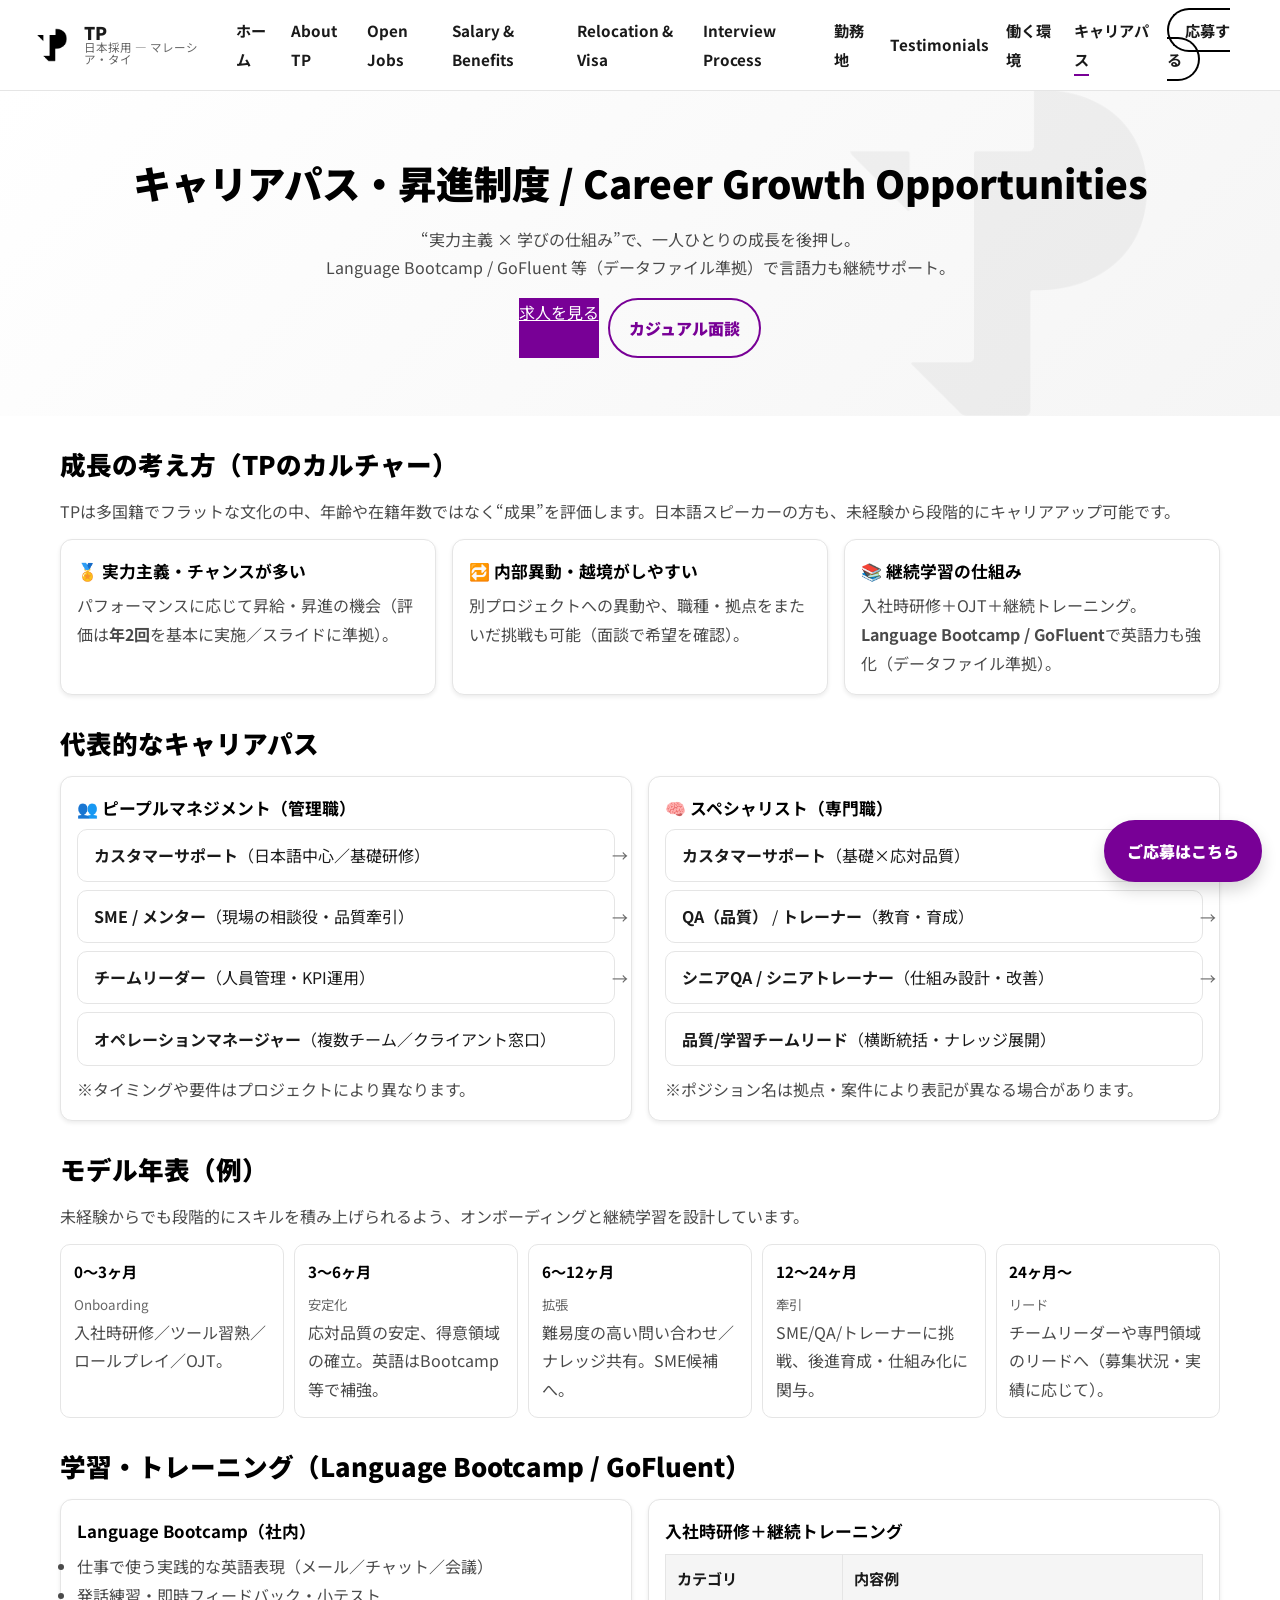
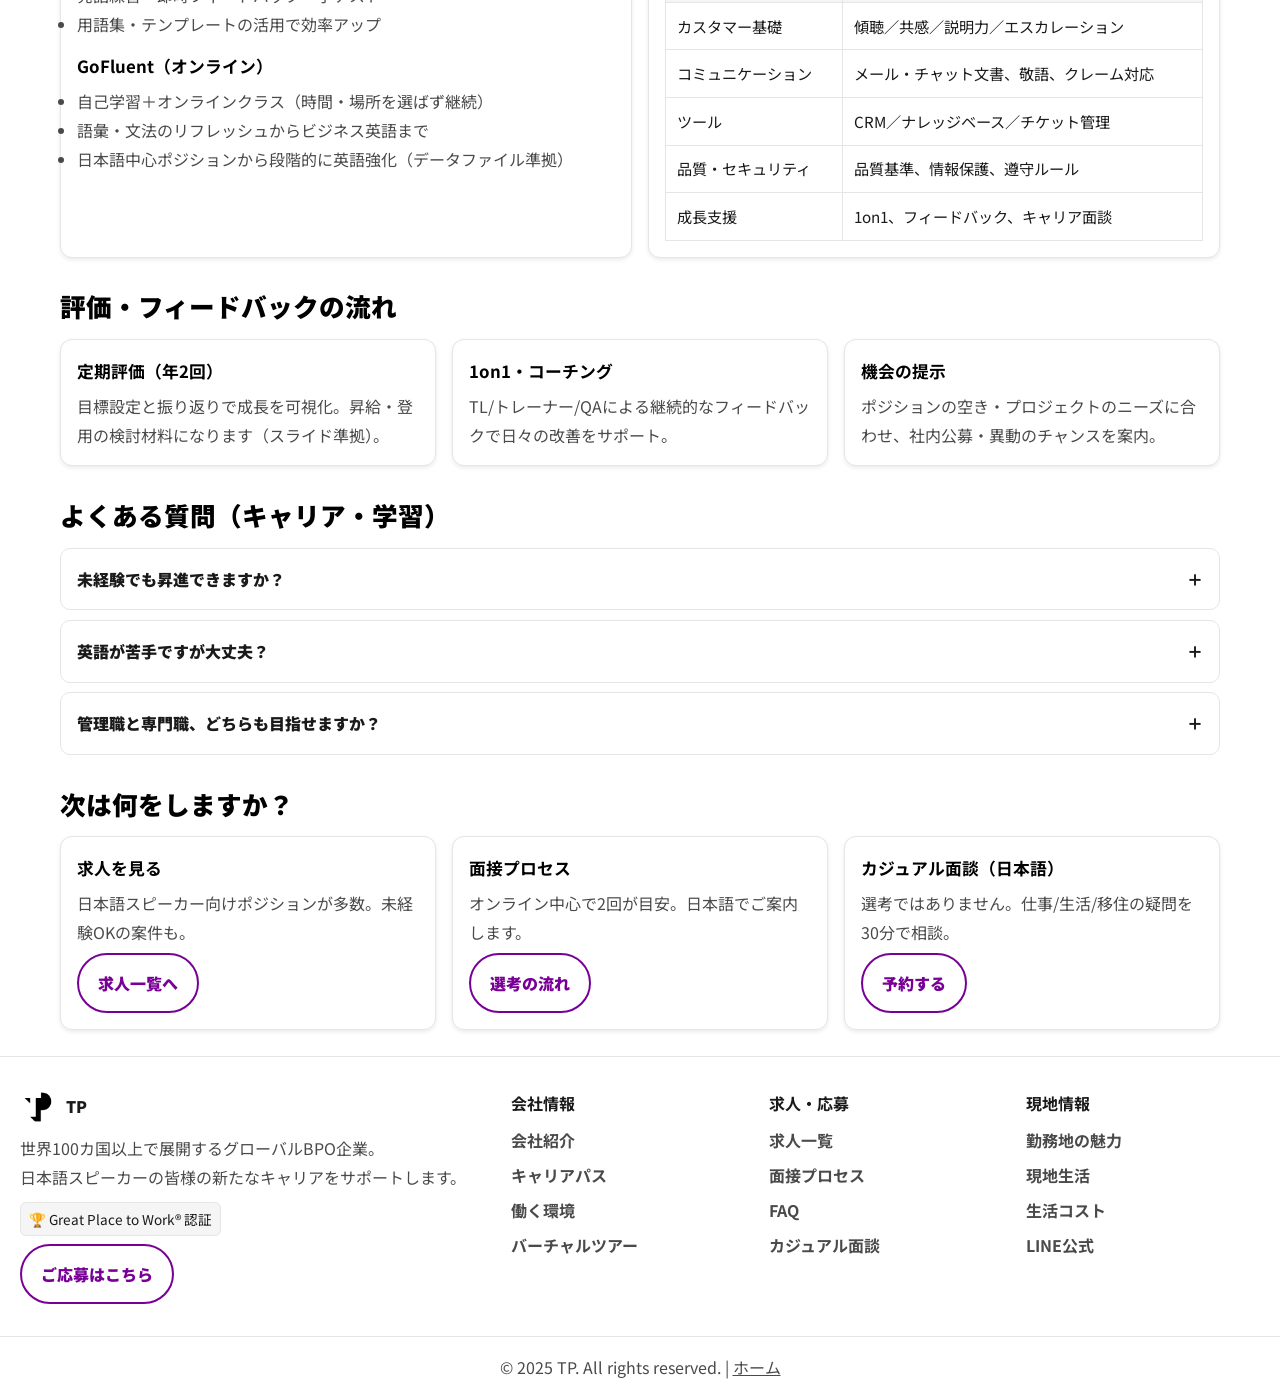
<file: career-growth.html>
<!DOCTYPE html>
<html lang="ja">
<head>
  <meta charset="UTF-8" />
  <meta name="viewport" content="width=device-width, initial-scale=1.0"/>
  <title>キャリアパス・昇進制度 | Career Growth Opportunities | TP Japan</title>
  <meta name="description" content="TPマレーシア・タイのキャリア成長・昇進制度。代表的なキャリアパス、評価・フィードバックの流れ、Language Bootcamp / GoFluentなどの学習支援を紹介。">
  <link rel="preconnect" href="https://fonts.googleapis.com">
  <link rel="preconnect" href="https://fonts.gstatic.com" crossorigin>
  <link href="https://fonts.googleapis.com/css2?family=Noto+Sans+JP:wght@300;400;500;700;900&display=swap" rel="stylesheet">

  <style>
    /* ===== Design tokens (unified with site) ===== */
    :root{
      --tp-black:#000; --tp-dark:#1a1a1a; --tp-charcoal:#2d2d2d; --tp-gray-dark:#4a4a4a; --tp-gray:#666; --tp-gray-light:#999;
      --tp-silver:#ccc; --tp-light:#e5e5e5; --tp-off-white:#f5f5f5; --tp-white:#fff;
      --accent-purple:#780096; --accent-pink:#ff0082;
      --font-primary:'Noto Sans JP',sans-serif;
      --shadow-sm:0 2px 4px rgba(0,0,0,.08); --shadow-md:0 4px 8px rgba(0,0,0,.12); --shadow-lg:0 8px 16px rgba(0,0,0,.16);
      --radius:12px;
    }
    *{box-sizing:border-box;margin:0;padding:0}
    body{font-family:var(--font-primary);color:var(--tp-dark);background:#fff;line-height:1.8}

    /* ===== Header ===== */
    header{position:sticky;top:0;z-index:1000;background:#fff;border-bottom:1px solid var(--tp-light)}
    .header-inner{max-width:1400px;margin:0 auto;padding:1rem 2rem;display:flex;align-items:center;justify-content:space-between;gap:1rem}
    .brand{display:flex;align-items:center;gap:.75rem;color:inherit;text-decoration:none}
    .brand img{width:40px;height:40px;display:block}
    .brand-text{display:flex;flex-direction:column;line-height:1}
    .brand-name{font-weight:900;font-size:1.1rem}
    .brand-tagline{font-size:.72rem;color:var(--tp-gray)}
    header nav ul{list-style:none;display:flex;gap:1.1rem;align-items:center}
    header nav a{color:var(--tp-dark);text-decoration:none;font-weight:700;font-size:.95rem;position:relative;transition:.2s}
    header nav a:hover{opacity:.75}
    header nav a[aria-current="page"]::after{content:'';position:absolute;left:0;bottom:-6px;width:100%;height:2px;background:var(--accent-purple)}
    .apply-btn{padding:.55rem 1rem;border:2px solid var(--tp-black);border-radius:999px}
    .apply-btn:hover{background:var(--tp-black);color:#fff}
    .mobile-toggle{display:none;flex-direction:column;gap:6px;background:transparent;border:0;cursor:pointer}
    .mobile-toggle span{display:block;width:24px;height:2px;background:#000}
    .mobile-menu{display:none;border-top:1px solid var(--tp-light);background:#fff}
    .mobile-menu ul{list-style:none;padding:1rem 2rem;display:flex;flex-direction:column;gap:.75rem}
    .mobile-menu a{color:var(--tp-dark);text-decoration:none;font-weight:700}
    @media (max-width:960px){
      header nav{display:none}
      .mobile-toggle{display:flex}
      .mobile-menu.open{display:block}
    }

    /* ===== Hero ===== */
    .hero{position:relative;overflow:hidden;background:linear-gradient(135deg,var(--tp-white) 0%,var(--tp-off-white) 100%);padding:3.6rem 20px;text-align:center}
    .hero::before{
      content:''; position:absolute; top:50%; right:6%;
      width: clamp(220px, 32vw, 480px); height: clamp(220px, 32vw, 480px);
      background-image:url('photos/TPLogo11.png'); background-size:contain; background-repeat:no-repeat; background-position:center;
      opacity:.04; filter:saturate(0); transform:translateY(-50%); pointer-events:none;
    }
    .hero h1{font-size:2.4rem;font-weight:900;color:#000;margin-bottom:.45rem}
    .hero p{color:var(--tp-gray-dark)}
    .hero-cta{margin-top:1rem;display:flex;gap:.6rem;justify-content:center;flex-wrap:wrap}
    .btn{padding:.85rem 1.2rem;font-weight:900;border-radius:999px;text-decoration:none;display:inline-block;border:2px solid var(--accent-purple);color:var(--accent-purple);transition:.2s}
    .btn:hover{background:var(--accent-purple);color:#fff}
    .btn-solid{background:var(--accent-purple);color:#fff;border-color:var(--accent-purple)}
    .btn-solid:hover{filter:brightness(.95)}

    /* ===== Section blocks ===== */
    .section{max-width:1200px;margin:1.6rem auto;padding:0 20px}
    .section h2{font-size:1.6rem;color:#000;font-weight:900;margin-bottom:.6rem}
    .lead{color:var(--tp-gray-dark)}

    .grid-3{display:grid;grid-template-columns:repeat(3,1fr);gap:1rem}
    .grid-2{display:grid;grid-template-columns:repeat(2,1fr);gap:1rem}
    @media (max-width:1020px){ .grid-3{grid-template-columns:1fr 1fr} }
    @media (max-width:720px){ .grid-3,.grid-2{grid-template-columns:1fr} }

    .card{background:#fff;border:1px solid var(--tp-light);border-radius:var(--radius);padding:1rem;box-shadow:var(--shadow-sm)}
    .card h3{font-size:1.05rem;color:#000;margin-bottom:.35rem}
    .muted{color:var(--tp-gray-dark)}

    /* ===== Ladders ===== */
    .ladder{display:flex;flex-direction:column;gap:.5rem}
    .step{position:relative;padding:.7rem 1rem;border:1px solid var(--tp-light);border-radius:10px;background:#fff}
    .step::after{content:'→';position:absolute;right:-.9rem;top:50%;transform:translateY(-50%);color:var(--tp-gray)}
    .ladder .step:last-child::after{content:''}

    /* ===== Timeline ===== */
    .timeline{display:grid;grid-template-columns:repeat(5,1fr);gap:.6rem}
    .t-item{border:1px solid var(--tp-light);border-radius:10px;padding:.8rem;background:#fff}
    .t-item h4{font-size:.95rem;margin-bottom:.25rem;color:#000}
    .t-item small{color:var(--tp-gray)}
    @media (max-width:900px){ .timeline{grid-template-columns:1fr 1fr} }
    @media (max-width:540px){ .timeline{grid-template-columns:1fr} }

    /* ===== Mini table ===== */
    .mini{width:100%;border-collapse:collapse;margin-top:.5rem}
    .mini th,.mini td{border:1px solid var(--tp-light);padding:.6rem .7rem;font-size:.95rem}
    .mini th{background:var(--tp-off-white);text-align:left}

    /* ===== FAQ (expanders) ===== */
    .faq{display:grid;grid-template-columns:1fr;gap:.6rem}
    .faq-item{border:1px solid var(--tp-light);border-radius:10px;overflow:hidden;background:#fff}
    .faq-q{padding:1rem;font-weight:900;cursor:pointer;display:flex;justify-content:space-between;align-items:center}
    .faq-a{padding:0 1rem;max-height:0;overflow:hidden;transition:max-height .3s ease,padding .3s ease}
    .faq-item.open .faq-a{padding:0 1rem 1rem;max-height:500px}

    /* ===== Footer ===== */
    footer{border-top:1px solid var(--tp-light);background:#fff}
    .footer-content{max-width:1400px;margin:0 auto;padding:2rem 20px;display:grid;grid-template-columns:2fr repeat(3,1fr);gap:1.5rem}
    .footer-brand .footer-logo{display:flex;align-items:center;gap:.6rem;text-decoration:none;color:inherit}
    .footer-brand img{width:36px;height:36px}
    .footer-logo-text{font-weight:900}
    .footer-desc{color:var(--tp-gray-dark);margin:.6rem 0}
    .badges{margin:.5rem 0}
    .badge-item{display:inline-block;font-size:.85rem;background:var(--tp-off-white);border:1px solid var(--tp-light);padding:.25rem .5rem;border-radius:6px}
    .footer-section h3{font-size:1rem;margin-bottom:.5rem}
    .footer-section ul{list-style:none;display:flex;flex-direction:column;gap:.4rem}
    .footer-section a{text-decoration:none;color:var(--tp-gray-dark);font-weight:700}
    .footer-section a:hover{color:#000}
    .footer-bottom{border-top:1px solid var(--tp-light);padding:1rem 20px;text-align:center;color:var(--tp-gray-dark)}
    .footer-bottom a{color:inherit}
    @media (max-width:960px){ .footer-content{grid-template-columns:1fr 1fr} }
    @media (max-width:560px){ .footer-content{grid-template-columns:1fr} }

    /* Floating Apply */
    .floating-apply{
      position:fixed;right:18px;bottom:18px;z-index:9999;background:var(--accent-purple);color:#fff;
      border-radius:999px;padding:.9rem 1.3rem;font-weight:900;box-shadow:var(--shadow-lg);text-decoration:none;border:2px solid var(--accent-purple)
    }
    .floating-apply:hover{background:#fff;color:var(--accent-purple)}
  </style>
</head>
<body>

  <!-- Header -->
  <header role="banner">
    <div class="header-inner">
      <a class="brand" href="https://tpmyandtpth.github.io/JLP/index.html">
        <img src="photos/TPLogo11.png" alt="TP Japan">
        <div class="brand-text">
          <span class="brand-name">TP</span>
          <span class="brand-tagline">日本採用 — マレーシア・タイ</span>
        </div>
      </a>

      <nav aria-label="メインナビゲーション">
        <ul>
          <li><a href="https://tpmyandtpth.github.io/JLP/index.html">ホーム</a></li>
          <li><a href="https://tpmyandtpth.github.io/JLP/about-tp.html">About TP</a></li>
          <li><a href="https://tpmyandtpth.github.io/JLP/open-jobs.html">Open Jobs</a></li>
          <li><a href="https://tpmyandtpth.github.io/JLP/salary-and-benefits.html">Salary &amp; Benefits</a></li>
          <li><a href="https://tpmyandtpth.github.io/JLP/relocation-visa.html">Relocation &amp; Visa</a></li>
          <li><a href="https://tpmyandtpth.github.io/JLP/interview-process.html">Interview Process</a></li>
          <li><a href="https://tpmyandtpth.github.io/JLP/why-malaysia-thailand.html">勤務地</a></li>
          <li><a href="https://tpmyandtpth.github.io/JLP/testimonials.html">Testimonials</a></li>
          <li><a href="https://tpmyandtpth.github.io/JLP/office-environment.html">働く環境</a></li>
          <li><a href="https://tpmyandtpth.github.io/JLP/career-growth.html" aria-current="page">キャリアパス</a></li>
          <li><a class="apply-btn" target="_blank" rel="noopener" href="https://careerseng-TP.icims.com/jobs/49026/customer-service-representative---japanese-speaking-%28kl%29/job?mode=job&iis=LANDINGPAGE">応募する</a></li>
        </ul>
      </nav>

      <button class="mobile-toggle" id="mobileToggle" aria-label="メニューを開く">
        <span></span><span></span><span></span>
      </button>
    </div>

    <nav class="mobile-menu" id="mobileMenu" aria-label="モバイルナビゲーション">
      <ul>
        <li><a href="https://tpmyandtpth.github.io/JLP/index.html">ホーム</a></li>
        <li><a href="https://tpmyandtpth.github.io/JLP/about-tp.html">About TP</a></li>
        <li><a href="https://tpmyandtpth.github.io/JLP/open-jobs.html">Open Jobs</a></li>
        <li><a href="https://tpmyandtpth.github.io/JLP/salary-and-benefits.html">Salary &amp; Benefits</a></li>
        <li><a href="https://tpmyandtpth.github.io/JLP/relocation-visa.html">Relocation &amp; Visa</a></li>
        <li><a href="https://tpmyandtpth.github.io/JLP/interview-process.html">Interview Process</a></li>
        <li><a href="https://tpmyandtpth.github.io/JLP/why-malaysia-thailand.html">勤務地</a></li>
        <li><a href="https://tpmyandtpth.github.io/JLP/testimonials.html">Testimonials</a></li>
        <li><a href="https://tpmyandtpth.github.io/JLP/office-environment.html">働く環境</a></li>
        <li><a href="https://tpmyandtpth.github.io/JLP/career-growth.html" aria-current="page">キャリアパス</a></li>
        <li><a class="apply-btn" target="_blank" rel="noopener" href="https://careerseng-TP.icims.com/jobs/49026/customer-service-representative---japanese-speaking-%28kl%29/job?mode=job&iis=LANDINGPAGE">応募する</a></li>
      </ul>
    </nav>
  </header>

  <!-- Hero -->
  <section class="hero">
    <h1>キャリアパス・昇進制度 / Career Growth Opportunities</h1>
    <p>“実力主義 × 学びの仕組み”で、一人ひとりの成長を後押し。<br>Language Bootcamp / GoFluent 等（データファイル準拠）で言語力も継続サポート。</p>
    <div class="hero-cta" role="group" aria-label="関連ページ">
      <a class="btn-solid" href="https://tpmyandtpth.github.io/JLP/open-jobs.html">求人を見る</a>
      <a class="btn" href="https://tpmyandtpth.github.io/JLP/casual-interview.html">カジュアル面談</a>
    </div>
  </section>

  <!-- Philosophy -->
  <section class="section">
    <h2>成長の考え方（TPのカルチャー）</h2>
    <p class="lead">TPは多国籍でフラットな文化の中、年齢や在籍年数ではなく“成果”を評価します。日本語スピーカーの方も、未経験から段階的にキャリアアップ可能です。</p>
    <div class="grid-3" style="margin-top:.8rem">
      <div class="card">
        <h3>🏅 実力主義・チャンスが多い</h3>
        <p class="muted">パフォーマンスに応じて昇給・昇進の機会（評価は<strong>年2回</strong>を基本に実施／スライドに準拠）。</p>
      </div>
      <div class="card">
        <h3>🔁 内部異動・越境がしやすい</h3>
        <p class="muted">別プロジェクトへの異動や、職種・拠点をまたいだ挑戦も可能（面談で希望を確認）。</p>
      </div>
      <div class="card">
        <h3>📚 継続学習の仕組み</h3>
        <p class="muted">入社時研修＋OJT＋継続トレーニング。<strong>Language Bootcamp / GoFluent</strong>で英語力も強化（データファイル準拠）。</p>
      </div>
    </div>
  </section>

  <!-- Career Ladders -->
  <section class="section">
    <h2>代表的なキャリアパス</h2>
    <div class="grid-2" style="margin-top:.6rem">
      <div class="card">
        <h3>👥 ピープルマネジメント（管理職）</h3>
        <div class="ladder" aria-label="管理職キャリアラダー">
          <div class="step"><strong>カスタマーサポート</strong>（日本語中心／基礎研修）</div>
          <div class="step"><strong>SME / メンター</strong>（現場の相談役・品質牽引）</div>
          <div class="step"><strong>チームリーダー</strong>（人員管理・KPI運用）</div>
          <div class="step"><strong>オペレーションマネージャー</strong>（複数チーム／クライアント窓口）</div>
        </div>
        <p class="muted" style="margin-top:.6rem">※タイミングや要件はプロジェクトにより異なります。</p>
      </div>
      <div class="card">
        <h3>🧠 スペシャリスト（専門職）</h3>
        <div class="ladder" aria-label="専門職キャリアラダー">
          <div class="step"><strong>カスタマーサポート</strong>（基礎×応対品質）</div>
          <div class="step"><strong>QA（品質）</strong> / <strong>トレーナー</strong>（教育・育成）</div>
          <div class="step"><strong>シニアQA / シニアトレーナー</strong>（仕組み設計・改善）</div>
          <div class="step"><strong>品質/学習チームリード</strong>（横断統括・ナレッジ展開）</div>
        </div>
        <p class="muted" style="margin-top:.6rem">※ポジション名は拠点・案件により表記が異なる場合があります。</p>
      </div>
    </div>
  </section>

  <!-- Model Timeline -->
  <section class="section">
    <h2>モデル年表（例）</h2>
    <p class="lead">未経験からでも段階的にスキルを積み上げられるよう、オンボーディングと継続学習を設計しています。</p>
    <div class="timeline" style="margin-top:.8rem">
      <div class="t-item">
        <h4>0〜3ヶ月</h4><small>Onboarding</small>
        <p class="muted">入社時研修／ツール習熟／ロールプレイ／OJT。</p>
      </div>
      <div class="t-item">
        <h4>3〜6ヶ月</h4><small>安定化</small>
        <p class="muted">応対品質の安定、得意領域の確立。英語はBootcamp等で補強。</p>
      </div>
      <div class="t-item">
        <h4>6〜12ヶ月</h4><small>拡張</small>
        <p class="muted">難易度の高い問い合わせ／ナレッジ共有。SME候補へ。</p>
      </div>
      <div class="t-item">
        <h4>12〜24ヶ月</h4><small>牽引</small>
        <p class="muted">SME/QA/トレーナーに挑戦、後進育成・仕組み化に関与。</p>
      </div>
      <div class="t-item">
        <h4>24ヶ月〜</h4><small>リード</small>
        <p class="muted">チームリーダーや専門領域のリードへ（募集状況・実績に応じて）。</p>
      </div>
    </div>
  </section>

  <!-- Learning & Training -->
  <section class="section">
    <h2>学習・トレーニング（Language Bootcamp / GoFluent）</h2>
    <div class="grid-2" style="margin-top:.6rem">
      <div class="card">
        <h3>Language Bootcamp（社内）</h3>
        <ul class="muted">
          <li>仕事で使う実践的な英語表現（メール／チャット／会議）</li>
          <li>発話練習・即時フィードバック・小テスト</li>
          <li>用語集・テンプレートの活用で効率アップ</li>
        </ul>
        <h3 style="margin-top:.8rem">GoFluent（オンライン）</h3>
        <ul class="muted">
          <li>自己学習＋オンラインクラス（時間・場所を選ばず継続）</li>
          <li>語彙・文法のリフレッシュからビジネス英語まで</li>
          <li>日本語中心ポジションから段階的に英語強化（データファイル準拠）</li>
        </ul>
      </div>
      <div class="card">
        <h3>入社時研修＋継続トレーニング</h3>
        <table class="mini" aria-label="研修の主な内容">
          <tr><th>カテゴリ</th><th>内容例</th></tr>
          <tr><td>カスタマー基礎</td><td>傾聴／共感／説明力／エスカレーション</td></tr>
          <tr><td>コミュニケーション</td><td>メール・チャット文書、敬語、クレーム対応</td></tr>
          <tr><td>ツール</td><td>CRM／ナレッジベース／チケット管理</td></tr>
          <tr><td>品質・セキュリティ</td><td>品質基準、情報保護、遵守ルール</td></tr>
          <tr><td>成長支援</td><td>1on1、フィードバック、キャリア面談</td></tr>
        </table>
      </div>
    </div>
  </section>

  <!-- Evaluation & Feedback -->
  <section class="section">
    <h2>評価・フィードバックの流れ</h2>
    <div class="grid-3" style="margin-top:.6rem">
      <div class="card">
        <h3>定期評価（年2回）</h3>
        <p class="muted">目標設定と振り返りで成長を可視化。昇給・登用の検討材料になります（スライド準拠）。</p>
      </div>
      <div class="card">
        <h3>1on1・コーチング</h3>
        <p class="muted">TL/トレーナー/QAによる継続的なフィードバックで日々の改善をサポート。</p>
      </div>
      <div class="card">
        <h3>機会の提示</h3>
        <p class="muted">ポジションの空き・プロジェクトのニーズに合わせ、社内公募・異動のチャンスを案内。</p>
      </div>
    </div>
  </section>

  <!-- Mini FAQ -->
  <section class="section">
    <h2>よくある質問（キャリア・学習）</h2>
    <div class="faq" id="faq">
      <div class="faq-item">
        <div class="faq-q" tabindex="0">未経験でも昇進できますか？ <span>＋</span></div>
        <div class="faq-a"><p class="muted">はい。実績と姿勢を重視します。入社時研修とOJT、継続学習（Bootcamp/GoFluent）で必要スキルを段階的に習得できます。</p></div>
      </div>
      <div class="faq-item">
        <div class="faq-q" tabindex="0">英語が苦手ですが大丈夫？ <span>＋</span></div>
        <div class="faq-a"><p class="muted">日本語中心のポジションからスタート可能。Language BootcampやGoFluentで英語力を伸ばし、将来的に英語案件へ挑戦も可能です（データファイル準拠）。</p></div>
      </div>
      <div class="faq-item">
        <div class="faq-q" tabindex="0">管理職と専門職、どちらも目指せますか？ <span>＋</span></div>
        <div class="faq-a"><p class="muted">はい。ピープルマネジメント（TL/OM）とスペシャリスト（QA/トレーナーなど）の2つの進路から選べます。途中での方向転換も相談可能です。</p></div>
      </div>
    </div>
  </section>

  <!-- Next steps -->
  <section class="section" aria-labelledby="cta-title">
    <h2 id="cta-title">次は何をしますか？</h2>
    <div class="grid-3">
      <div class="card">
        <h3 style="color:#000">求人を見る</h3>
        <p class="muted">日本語スピーカー向けポジションが多数。未経験OKの案件も。</p>
        <p style="margin-top:.4rem"><a class="btn" href="https://tpmyandtpth.github.io/JLP/open-jobs.html">求人一覧へ</a></p>
      </div>
      <div class="card">
        <h3 style="color:#000">面接プロセス</h3>
        <p class="muted">オンライン中心で2回が目安。日本語でご案内します。</p>
        <p style="margin-top:.4rem"><a class="btn" href="https://tpmyandtpth.github.io/JLP/interview-process.html">選考の流れ</a></p>
      </div>
      <div class="card">
        <h3 style="color:#000">カジュアル面談（日本語）</h3>
        <p class="muted">選考ではありません。仕事/生活/移住の疑問を30分で相談。</p>
        <p style="margin-top:.4rem"><a class="btn" href="https://tpmyandtpth.github.io/JLP/casual-interview.html">予約する</a></p>
      </div>
    </div>
  </section>

  <!-- Footer -->
  <footer>
    <div class="footer-content">
      <div class="footer-brand">
        <a class="footer-logo" href="https://tpmyandtpth.github.io/JLP/index.html">
          <img src="photos/TPLogo11.png" alt="TP">
          <span class="footer-logo-text">TP</span>
        </a>
        <p class="footer-desc">
          世界100カ国以上で展開するグローバルBPO企業。<br>
          日本語スピーカーの皆様の新たなキャリアをサポートします。
        </p>
        <div class="badges">
          <span class="badge-item">🏆 Great Place to Work® 認証</span>
        </div>
        <div class="footer-cta" style="margin-top:.5rem">
          <a href="https://careerseng-TP.icims.com/jobs/49026/customer-service-representative---japanese-speaking-%28kl%29/job?mode=job&iis=LANDINGPAGE" target="_blank" rel="noopener" class="btn btn-accent">ご応募はこちら</a>
        </div>
      </div>

      <div class="footer-section">
        <h3>会社情報</h3>
        <ul>
          <li><a href="https://tpmyandtpth.github.io/JLP/about-tp.html">会社紹介</a></li>
          <li><a href="https://tpmyandtpth.github.io/JLP/career-growth.html" aria-current="page">キャリアパス</a></li>
          <li><a href="https://tpmyandtpth.github.io/JLP/office-environment.html">働く環境</a></li>
          <li><a href="https://tpmyandtpth.github.io/JLP/virtual-office-tour.html">バーチャルツアー</a></li>
        </ul>
      </div>

      <div class="footer-section">
        <h3>求人・応募</h3>
        <ul>
          <li><a href="https://tpmyandtpth.github.io/JLP/open-jobs.html">求人一覧</a></li>
          <li><a href="https://tpmyandtpth.github.io/JLP/interview-process.html">面接プロセス</a></li>
          <li><a href="https://tpmyandtpth.github.io/JLP/faq.html">FAQ</a></li>
          <li><a href="https://tpmyandtpth.github.io/JLP/casual-interview.html">カジュアル面談</a></li>
        </ul>
      </div>

      <div class="footer-section">
        <h3>現地情報</h3>
        <ul>
          <li><a href="https://tpmyandtpth.github.io/JLP/why-malaysia-thailand.html">勤務地の魅力</a></li>
          <li><a href="https://tpmyandtpth.github.io/JLP/daily-life-malaysia.html">現地生活</a></li>
          <li><a href="https://tpmyandtpth.github.io/JLP/cost-of-living.html">生活コスト</a></li>
          <li><a target="_blank" rel="noopener" href="https://line.me/R/ti/p/@286nmdsd?from=page&searchId=286nmdsd">LINE公式</a></li>
        </ul>
      </div>
    </div>

    <div class="footer-bottom">
      <p>&copy; 2025 TP. All rights reserved. |
        <a href="https://tpmyandtpth.github.io/JLP/index.html">ホーム</a>
      </p>
    </div>
  </footer>

  <!-- Floating Apply Now -->
  <a class="floating-apply"
     href="https://careerseng-TP.icims.com/jobs/49026/customer-service-representative---japanese-speaking-%28kl%29/job?mode=job&iis=LANDINGPAGE"
     target="_blank" rel="noopener" aria-label="ご応募はこちら（外部サイト）">
    ご応募はこちら
  </a>

  <script>
    // mobile menu
    const toggle = document.getElementById('mobileToggle');
    const menu = document.getElementById('mobileMenu');
    toggle.addEventListener('click', () => {
      const open = menu.classList.toggle('open');
      toggle.setAttribute('aria-label', open ? 'メニューを閉じる' : 'メニューを開く');
    });

    // FAQ expanders
    document.querySelectorAll('.faq-q').forEach(q=>{
      q.addEventListener('click', ()=>{
        const item = q.parentElement;
        item.classList.toggle('open');
      });
      q.addEventListener('keydown',(e)=>{
        if(e.key==='Enter' || e.key===' '){
          e.preventDefault();
          q.click();
        }
      });
    });
  </script>
</body>
</html>
</file>
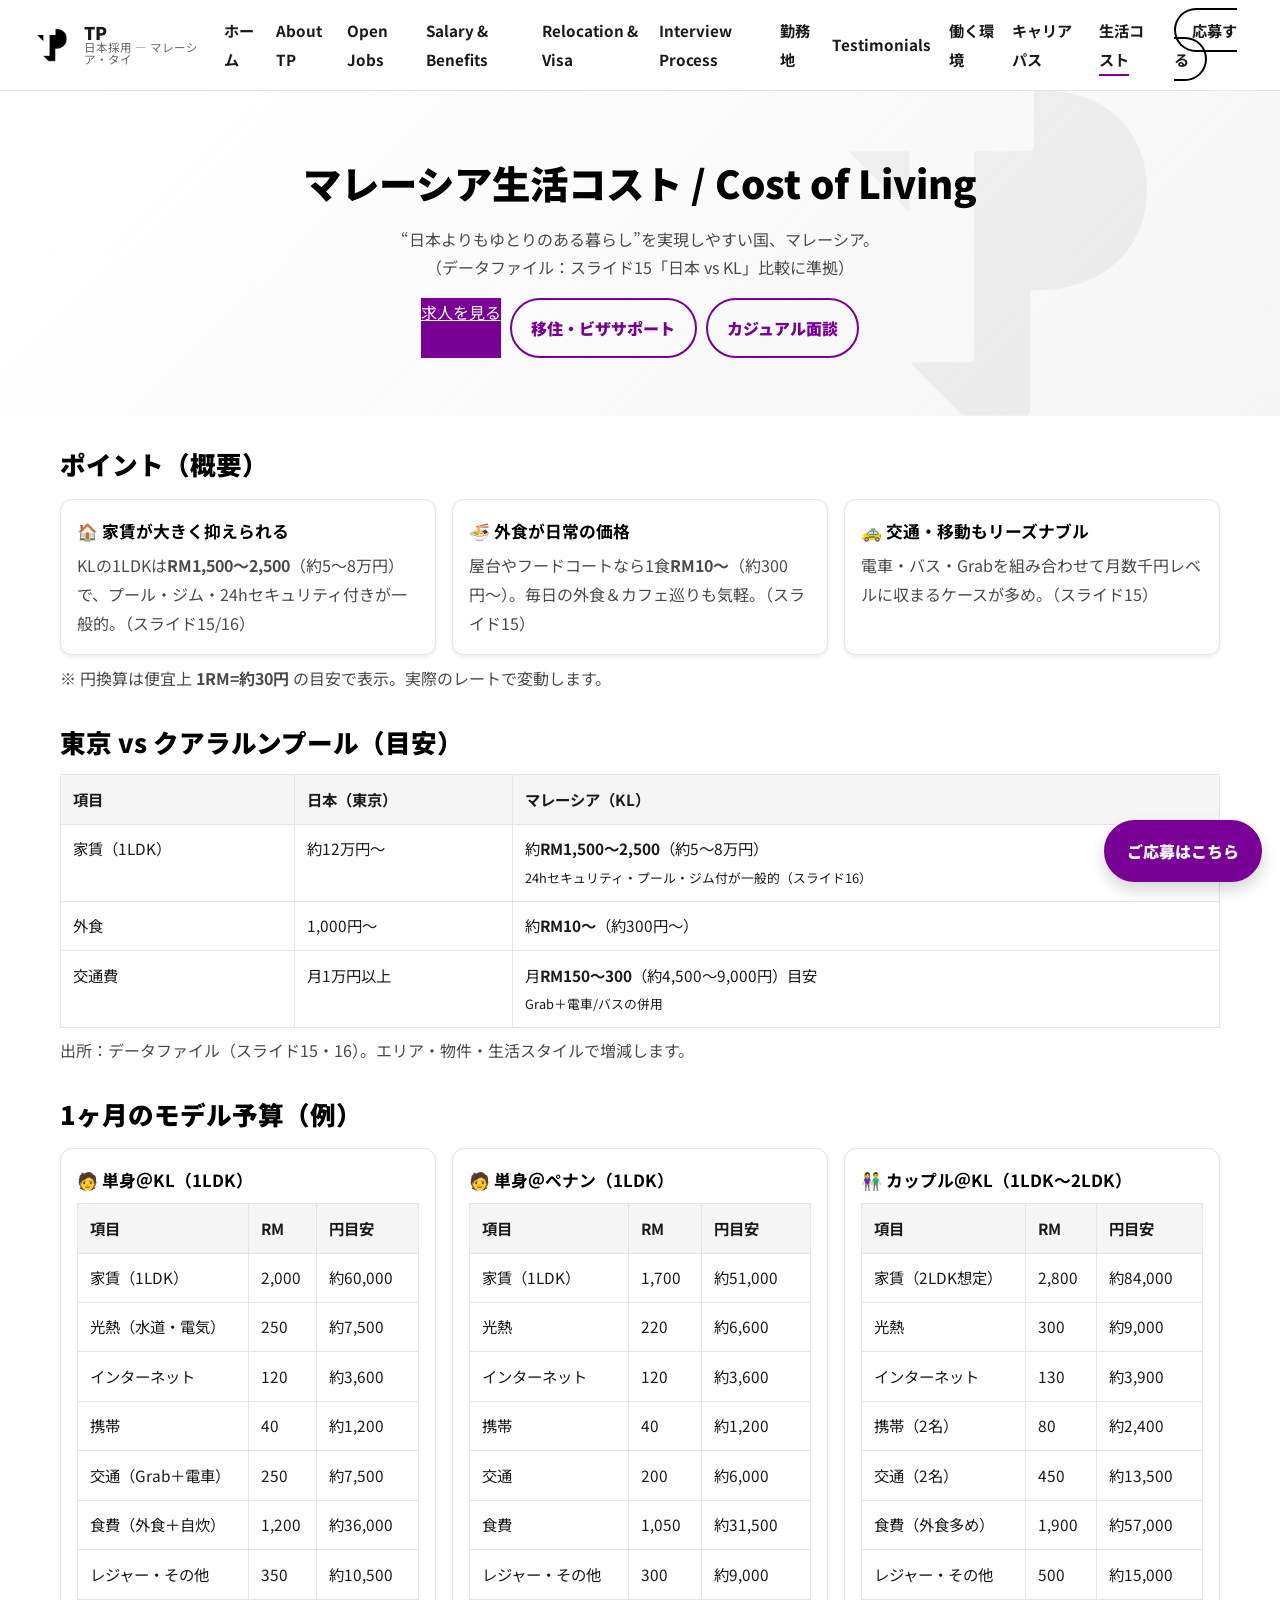
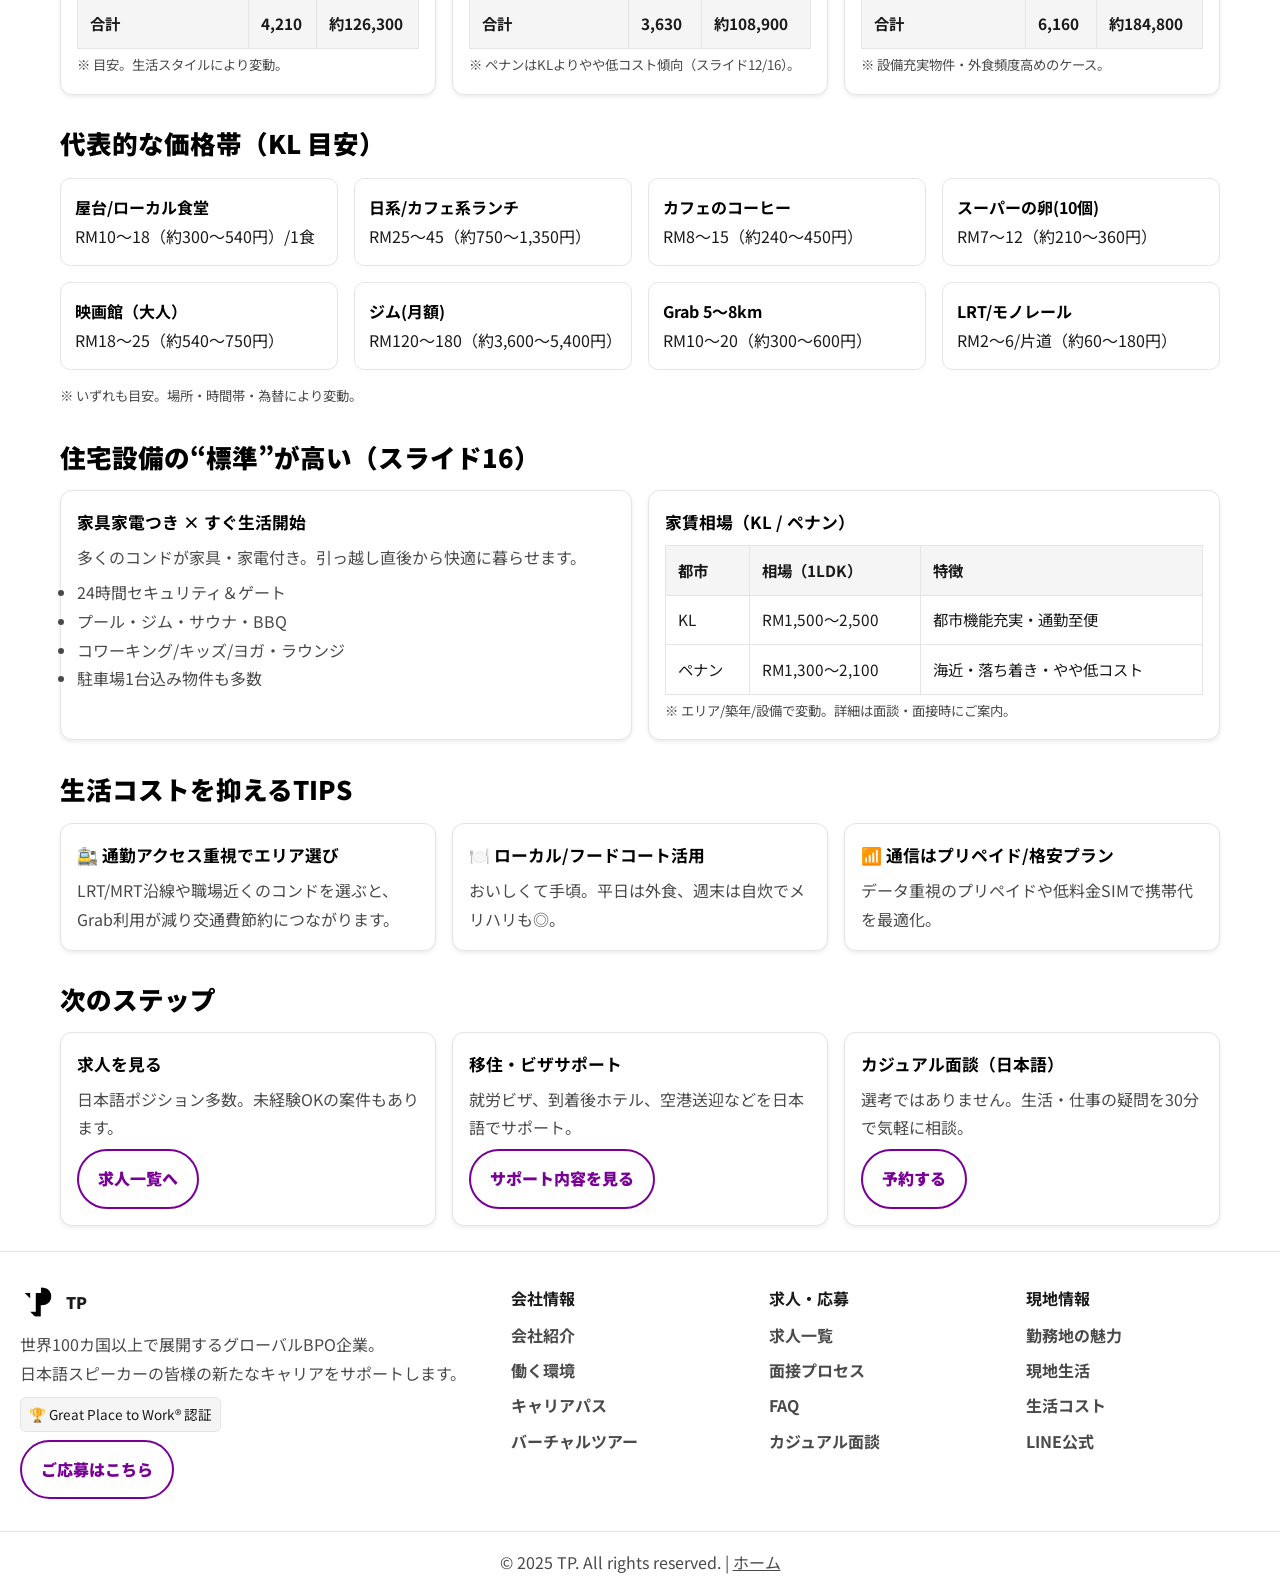
<file: cost-of-living.html>
<!DOCTYPE html>
<html lang="ja">
<head>
  <meta charset="UTF-8" />
  <meta name="viewport" content="width=device-width, initial-scale=1.0"/>
  <title>マレーシア生活コスト | Cost of Living | TP Japan</title>
  <meta name="description" content="東京とクアラルンプールの生活費比較、家賃相場、食費・交通費の目安、1ヶ月のモデル予算、節約TIPSを掲載。">
  <link rel="preconnect" href="https://fonts.googleapis.com">
  <link rel="preconnect" href="https://fonts.gstatic.com" crossorigin>
  <link href="https://fonts.googleapis.com/css2?family=Noto+Sans+JP:wght@300;400;500;700;900&display=swap" rel="stylesheet">

  <style>
    /* ===== Design tokens (unified) ===== */
    :root{
      --tp-black:#000; --tp-dark:#1a1a1a; --tp-charcoal:#2d2d2d; --tp-gray-dark:#4a4a4a; --tp-gray:#666; --tp-gray-light:#999;
      --tp-silver:#ccc; --tp-light:#e5e5e5; --tp-off-white:#f5f5f5; --tp-white:#fff;
      --accent-purple:#780096; --accent-pink:#ff0082;
      --font-primary:'Noto Sans JP',sans-serif;
      --shadow-sm:0 2px 4px rgba(0,0,0,.08); --shadow-md:0 4px 8px rgba(0,0,0,.12); --shadow-lg:0 8px 16px rgba(0,0,0,.16);
      --radius:12px;
    }
    *{box-sizing:border-box;margin:0;padding:0}
    body{font-family:var(--font-primary);color:var(--tp-dark);background:#fff;line-height:1.8}

    /* ===== Header ===== */
    header{position:sticky;top:0;z-index:1000;background:#fff;border-bottom:1px solid var(--tp-light)}
    .header-inner{max-width:1400px;margin:0 auto;padding:1rem 2rem;display:flex;align-items:center;justify-content:space-between;gap:1rem}
    .brand{display:flex;align-items:center;gap:.75rem;color:inherit;text-decoration:none}
    .brand img{width:40px;height:40px;display:block}
    .brand-text{display:flex;flex-direction:column;line-height:1}
    .brand-name{font-weight:900;font-size:1.1rem}
    .brand-tagline{font-size:.72rem;color:var(--tp-gray)}
    header nav ul{list-style:none;display:flex;gap:1.1rem;align-items:center}
    header nav a{color:var(--tp-dark);text-decoration:none;font-weight:700;font-size:.95rem;position:relative;transition:.2s}
    header nav a:hover{opacity:.75}
    header nav a[aria-current="page"]::after{content:'';position:absolute;left:0;bottom:-6px;width:100%;height:2px;background:var(--accent-purple)}
    .apply-btn{padding:.55rem 1rem;border:2px solid var(--tp-black);border-radius:999px}
    .apply-btn:hover{background:var(--tp-black);color:#fff}
    .mobile-toggle{display:none;flex-direction:column;gap:6px;background:transparent;border:0;cursor:pointer}
    .mobile-toggle span{display:block;width:24px;height:2px;background:#000}
    .mobile-menu{display:none;border-top:1px solid var(--tp-light);background:#fff}
    .mobile-menu ul{list-style:none;padding:1rem 2rem;display:flex;flex-direction:column;gap:.75rem}
    .mobile-menu a{color:var(--tp-dark);text-decoration:none;font-weight:700}
    @media (max-width:1020px){
      header nav{display:none}
      .mobile-toggle{display:flex}
      .mobile-menu.open{display:block}
    }

    /* ===== Hero ===== */
    .hero{position:relative;overflow:hidden;background:linear-gradient(135deg,var(--tp-white) 0%,var(--tp-off-white) 100%);padding:3.6rem 20px;text-align:center}
    .hero::before{
      content:''; position:absolute; top:50%; right:6%;
      width: clamp(220px, 32vw, 480px); height: clamp(220px, 32vw, 480px);
      background-image:url('photos/TPLogo11.png'); background-size:contain; background-repeat:no-repeat; background-position:center;
      opacity:.04; filter:saturate(0); transform:translateY(-50%); pointer-events:none;
    }
    .hero h1{font-size:2.4rem;font-weight:900;color:#000;margin-bottom:.45rem}
    .hero p{color:var(--tp-gray-dark)}
    .hero-cta{margin-top:1rem;display:flex;gap:.6rem;justify-content:center;flex-wrap:wrap}
    .btn{padding:.85rem 1.2rem;font-weight:900;border-radius:999px;text-decoration:none;display:inline-block;border:2px solid var(--accent-purple);color:var(--accent-purple);transition:.2s}
    .btn:hover{background:var(--accent-purple);color:#fff}
    .btn-solid{background:var(--accent-purple);color:#fff;border-color:var(--accent-purple)}
    .btn-solid:hover{filter:brightness(.95)}

    /* ===== Sections ===== */
    .section{max-width:1200px;margin:1.6rem auto;padding:0 20px}
    .section h2{font-size:1.6rem;color:#000;font-weight:900;margin-bottom:.6rem}
    .lead{color:var(--tp-gray-dark)}
    .muted{color:var(--tp-gray-dark)}

    .grid-3{display:grid;grid-template-columns:repeat(3,1fr);gap:1rem}
    .grid-2{display:grid;grid-template-columns:repeat(2,1fr);gap:1rem}
    @media (max-width:1020px){ .grid-3{grid-template-columns:1fr 1fr} }
    @media (max-width:720px){ .grid-3,.grid-2{grid-template-columns:1fr} }

    .card{background:#fff;border:1px solid var(--tp-light);border-radius:var(--radius);padding:1rem;box-shadow:var(--shadow-sm)}
    .card h3{font-size:1.05rem;color:#000;margin-bottom:.35rem}

    /* ===== Tables ===== */
    .mini{width:100%;border-collapse:collapse;margin-top:.5rem}
    .mini th,.mini td{border:1px solid var(--tp-light);padding:.65rem .75rem;font-size:.96rem;vertical-align:top}
    .mini th{background:var(--tp-off-white);text-align:left}

    /* ===== Price grid ===== */
    .pricegrid{display:grid;grid-template-columns:repeat(4,1fr);gap:1rem}
    .price{border:1px solid var(--tp-light);border-radius:10px;padding:.9rem;background:#fff}
    .price strong{color:#000}
    @media (max-width:1000px){ .pricegrid{grid-template-columns:repeat(2,1fr)} }
    @media (max-width:560px){ .pricegrid{grid-template-columns:1fr} }

    /* ===== Footer ===== */
    footer{border-top:1px solid var(--tp-light);background:#fff}
    .footer-content{max-width:1400px;margin:0 auto;padding:2rem 20px;display:grid;grid-template-columns:2fr repeat(3,1fr);gap:1.5rem}
    .footer-brand .footer-logo{display:flex;align-items:center;gap:.6rem;text-decoration:none;color:inherit}
    .footer-brand img{width:36px;height:36px}
    .footer-logo-text{font-weight:900}
    .footer-desc{color:var(--tp-gray-dark);margin:.6rem 0}
    .badges{margin:.5rem 0}
    .badge-item{display:inline-block;font-size:.85rem;background:var(--tp-off-white);border:1px solid var(--tp-light);padding:.25rem .5rem;border-radius:6px}
    .footer-section h3{font-size:1rem;margin-bottom:.5rem}
    .footer-section ul{list-style:none;display:flex;flex-direction:column;gap:.4rem}
    .footer-section a{text-decoration:none;color:var(--tp-gray-dark);font-weight:700}
    .footer-section a:hover{color:#000}
    .footer-bottom{border-top:1px solid var(--tp-light);padding:1rem 20px;text-align:center;color:var(--tp-gray-dark)}
    .footer-bottom a{color:inherit}
    @media (max-width:960px){ .footer-content{grid-template-columns:1fr 1fr} }
    @media (max-width:560px){ .footer-content{grid-template-columns:1fr} }

    /* Floating Apply */
    .floating-apply{
      position:fixed;right:18px;bottom:18px;z-index:9999;background:var(--accent-purple);color:#fff;
      border-radius:999px;padding:.9rem 1.3rem;font-weight:900;box-shadow:var(--shadow-lg);text-decoration:none;border:2px solid var(--accent-purple)
    }
    .floating-apply:hover{background:#fff;color:var(--accent-purple)}
  </style>
</head>
<body>

  <!-- Header -->
  <header role="banner">
    <div class="header-inner">
      <a class="brand" href="https://tpmyandtpth.github.io/JLP/index.html">
        <img src="photos/TPLogo11.png" alt="TP Japan">
        <div class="brand-text">
          <span class="brand-name">TP</span>
          <span class="brand-tagline">日本採用 — マレーシア・タイ</span>
        </div>
      </a>

      <nav aria-label="メインナビゲーション">
        <ul>
          <li><a href="https://tpmyandtpth.github.io/JLP/index.html">ホーム</a></li>
          <li><a href="https://tpmyandtpth.github.io/JLP/about-tp.html">About TP</a></li>
          <li><a href="https://tpmyandtpth.github.io/JLP/open-jobs.html">Open Jobs</a></li>
          <li><a href="https://tpmyandtpth.github.io/JLP/salary-and-benefits.html">Salary &amp; Benefits</a></li>
          <li><a href="https://tpmyandtpth.github.io/JLP/relocation-visa.html">Relocation &amp; Visa</a></li>
          <li><a href="https://tpmyandtpth.github.io/JLP/interview-process.html">Interview Process</a></li>
          <li><a href="https://tpmyandtpth.github.io/JLP/why-malaysia-thailand.html">勤務地</a></li>
          <li><a href="https://tpmyandtpth.github.io/JLP/testimonials.html">Testimonials</a></li>
          <li><a href="https://tpmyandtpth.github.io/JLP/office-environment.html">働く環境</a></li>
          <li><a href="https://tpmyandtpth.github.io/JLP/career-growth.html">キャリアパス</a></li>
          <li><a href="https://tpmyandtpth.github.io/JLP/cost-of-living.html" aria-current="page">生活コスト</a></li>
          <li><a class="apply-btn" target="_blank" rel="noopener" href="https://careerseng-TP.icims.com/jobs/49026/customer-service-representative---japanese-speaking-%28kl%29/job?mode=job&iis=LANDINGPAGE">応募する</a></li>
        </ul>
      </nav>

      <button class="mobile-toggle" id="mobileToggle" aria-label="メニューを開く">
        <span></span><span></span><span></span>
      </button>
    </div>

    <nav class="mobile-menu" id="mobileMenu" aria-label="モバイルナビゲーション">
      <ul>
        <li><a href="https://tpmyandtpth.github.io/JLP/index.html">ホーム</a></li>
        <li><a href="https://tpmyandtpth.github.io/JLP/about-tp.html">About TP</a></li>
        <li><a href="https://tpmyandtpth.github.io/JLP/open-jobs.html">Open Jobs</a></li>
        <li><a href="https://tpmyandtpth.github.io/JLP/salary-and-benefits.html">Salary &amp; Benefits</a></li>
        <li><a href="https://tpmyandtpth.github.io/JLP/relocation-visa.html">Relocation &amp; Visa</a></li>
        <li><a href="https://tpmyandtpth.github.io/JLP/interview-process.html">Interview Process</a></li>
        <li><a href="https://tpmyandtpth.github.io/JLP/why-malaysia-thailand.html">勤務地</a></li>
        <li><a href="https://tpmyandtpth.github.io/JLP/testimonials.html">Testimonials</a></li>
        <li><a href="https://tpmyandtpth.github.io/JLP/office-environment.html">働く環境</a></li>
        <li><a href="https://tpmyandtpth.github.io/JLP/career-growth.html">キャリアパス</a></li>
        <li><a href="https://tpmyandtpth.github.io/JLP/cost-of-living.html" aria-current="page">生活コスト</a></li>
        <li><a class="apply-btn" target="_blank" rel="noopener" href="https://careerseng-TP.icims.com/jobs/49026/customer-service-representative---japanese-speaking-%28kl%29/job?mode=job&iis=LANDINGPAGE">応募する</a></li>
      </ul>
    </nav>
  </header>

  <!-- Hero -->
  <section class="hero">
    <h1>マレーシア生活コスト / Cost of Living</h1>
    <p>“日本よりもゆとりのある暮らし”を実現しやすい国、マレーシア。<br>（データファイル：スライド15「日本 vs KL」比較に準拠）</p>
    <div class="hero-cta" role="group" aria-label="関連ページ">
      <a class="btn-solid" href="https://tpmyandtpth.github.io/JLP/open-jobs.html">求人を見る</a>
      <a class="btn" href="https://tpmyandtpth.github.io/JLP/relocation-visa.html">移住・ビザサポート</a>
      <a class="btn" href="https://tpmyandtpth.github.io/JLP/casual-interview.html">カジュアル面談</a>
    </div>
  </section>

  <!-- Key points -->
  <section class="section">
    <h2>ポイント（概要）</h2>
    <div class="grid-3" style="margin-top:.7rem">
      <div class="card">
        <h3>🏠 家賃が大きく抑えられる</h3>
        <p class="muted">KLの1LDKは<strong>RM1,500〜2,500</strong>（約5〜8万円）で、プール・ジム・24hセキュリティ付きが一般的。（スライド15/16）</p>
      </div>
      <div class="card">
        <h3>🍜 外食が日常の価格</h3>
        <p class="muted">屋台やフードコートなら1食<strong>RM10〜</strong>（約300円〜）。毎日の外食＆カフェ巡りも気軽。（スライド15）</p>
      </div>
      <div class="card">
        <h3>🚕 交通・移動もリーズナブル</h3>
        <p class="muted">電車・バス・Grabを組み合わせて月数千円レベルに収まるケースが多め。（スライド15）</p>
      </div>
    </div>
    <p class="muted" style="margin-top:.6rem">※ 円換算は便宜上 <strong>1RM=約30円</strong> の目安で表示。実際のレートで変動します。</p>
  </section>

  <!-- JP vs KL table (from Slide 15) -->
  <section class="section">
    <h2>東京 vs クアラルンプール（目安）</h2>
    <table class="mini" aria-label="生活コスト比較">
      <tr><th>項目</th><th>日本（東京）</th><th>マレーシア（KL）</th></tr>
      <tr>
        <td>家賃（1LDK）</td>
        <td>約12万円〜</td>
        <td>約<strong>RM1,500〜2,500</strong>（約5〜8万円）<br><small>24hセキュリティ・プール・ジム付が一般的（スライド16）</small></td>
      </tr>
      <tr>
        <td>外食</td>
        <td>1,000円〜</td>
        <td>約<strong>RM10〜</strong>（約300円〜）</td>
      </tr>
      <tr>
        <td>交通費</td>
        <td>月1万円以上</td>
        <td>月<strong>RM150〜300</strong>（約4,500〜9,000円）目安<br><small>Grab＋電車/バスの併用</small></td>
      </tr>
    </table>
    <p class="muted" style="margin-top:.5rem">出所：データファイル（スライド15・16）。エリア・物件・生活スタイルで増減します。</p>
  </section>

  <!-- Model Budgets -->
  <section class="section">
    <h2>1ヶ月のモデル予算（例）</h2>
    <div class="grid-3" style="margin-top:.7rem">
      <div class="card">
        <h3>🧑 単身＠KL（1LDK）</h3>
        <table class="mini">
          <tr><th>項目</th><th>RM</th><th>円目安</th></tr>
          <tr><td>家賃（1LDK）</td><td>2,000</td><td>約60,000</td></tr>
          <tr><td>光熱（水道・電気）</td><td>250</td><td>約7,500</td></tr>
          <tr><td>インターネット</td><td>120</td><td>約3,600</td></tr>
          <tr><td>携帯</td><td>40</td><td>約1,200</td></tr>
          <tr><td>交通（Grab＋電車）</td><td>250</td><td>約7,500</td></tr>
          <tr><td>食費（外食＋自炊）</td><td>1,200</td><td>約36,000</td></tr>
          <tr><td>レジャー・その他</td><td>350</td><td>約10,500</td></tr>
          <tr><th>合計</th><th>4,210</th><th>約126,300</th></tr>
        </table>
        <p class="muted"><small>※ 目安。生活スタイルにより変動。</small></p>
      </div>

      <div class="card">
        <h3>🧑 単身＠ペナン（1LDK）</h3>
        <table class="mini">
          <tr><th>項目</th><th>RM</th><th>円目安</th></tr>
          <tr><td>家賃（1LDK）</td><td>1,700</td><td>約51,000</td></tr>
          <tr><td>光熱</td><td>220</td><td>約6,600</td></tr>
          <tr><td>インターネット</td><td>120</td><td>約3,600</td></tr>
          <tr><td>携帯</td><td>40</td><td>約1,200</td></tr>
          <tr><td>交通</td><td>200</td><td>約6,000</td></tr>
          <tr><td>食費</td><td>1,050</td><td>約31,500</td></tr>
          <tr><td>レジャー・その他</td><td>300</td><td>約9,000</td></tr>
          <tr><th>合計</th><th>3,630</th><th>約108,900</th></tr>
        </table>
        <p class="muted"><small>※ ペナンはKLよりやや低コスト傾向（スライド12/16）。</small></p>
      </div>

      <div class="card">
        <h3>👫 カップル＠KL（1LDK〜2LDK）</h3>
        <table class="mini">
          <tr><th>項目</th><th>RM</th><th>円目安</th></tr>
          <tr><td>家賃（2LDK想定）</td><td>2,800</td><td>約84,000</td></tr>
          <tr><td>光熱</td><td>300</td><td>約9,000</td></tr>
          <tr><td>インターネット</td><td>130</td><td>約3,900</td></tr>
          <tr><td>携帯（2名）</td><td>80</td><td>約2,400</td></tr>
          <tr><td>交通（2名）</td><td>450</td><td>約13,500</td></tr>
          <tr><td>食費（外食多め）</td><td>1,900</td><td>約57,000</td></tr>
          <tr><td>レジャー・その他</td><td>500</td><td>約15,000</td></tr>
          <tr><th>合計</th><th>6,160</th><th>約184,800</th></tr>
        </table>
        <p class="muted"><small>※ 設備充実物件・外食頻度高めのケース。</small></p>
      </div>
    </div>
  </section>

  <!-- Typical Prices -->
  <section class="section">
    <h2>代表的な価格帯（KL 目安）</h2>
    <div class="pricegrid" style="margin-top:.7rem">
      <div class="price"><strong>屋台/ローカル食堂</strong><br>RM10〜18（約300〜540円）/1食</div>
      <div class="price"><strong>日系/カフェ系ランチ</strong><br>RM25〜45（約750〜1,350円）</div>
      <div class="price"><strong>カフェのコーヒー</strong><br>RM8〜15（約240〜450円）</div>
      <div class="price"><strong>スーパーの卵(10個)</strong><br>RM7〜12（約210〜360円）</div>
      <div class="price"><strong>映画館（大人）</strong><br>RM18〜25（約540〜750円）</div>
      <div class="price"><strong>ジム(月額)</strong><br>RM120〜180（約3,600〜5,400円）</div>
      <div class="price"><strong>Grab 5〜8km</strong><br>RM10〜20（約300〜600円）</div>
      <div class="price"><strong>LRT/モノレール</strong><br>RM2〜6/片道（約60〜180円）</div>
    </div>
    <p class="muted" style="margin-top:.6rem"><small>※ いずれも目安。場所・時間帯・為替により変動。</small></p>
  </section>

  <!-- Housing callout -->
  <section class="section">
    <h2>住宅設備の“標準”が高い（スライド16）</h2>
    <div class="grid-2" style="margin-top:.6rem">
      <div class="card">
        <h3>家具家電つき × すぐ生活開始</h3>
        <p class="muted">多くのコンドが家具・家電付き。引っ越し直後から快適に暮らせます。</p>
        <ul class="muted" style="margin-top:.4rem">
          <li>24時間セキュリティ＆ゲート</li>
          <li>プール・ジム・サウナ・BBQ</li>
          <li>コワーキング/キッズ/ヨガ・ラウンジ</li>
          <li>駐車場1台込み物件も多数</li>
        </ul>
      </div>
      <div class="card">
        <h3>家賃相場（KL / ペナン）</h3>
        <table class="mini">
          <tr><th>都市</th><th>相場（1LDK）</th><th>特徴</th></tr>
          <tr><td>KL</td><td>RM1,500〜2,500</td><td>都市機能充実・通勤至便</td></tr>
          <tr><td>ペナン</td><td>RM1,300〜2,100</td><td>海近・落ち着き・やや低コスト</td></tr>
        </table>
        <p class="muted"><small>※ エリア/築年/設備で変動。詳細は面談・面接時にご案内。</small></p>
      </div>
    </div>
  </section>

  <!-- Tips -->
  <section class="section">
    <h2>生活コストを抑えるTIPS</h2>
    <div class="grid-3" style="margin-top:.7rem">
      <div class="card">
        <h3>🚉 通勤アクセス重視でエリア選び</h3>
        <p class="muted">LRT/MRT沿線や職場近くのコンドを選ぶと、Grab利用が減り交通費節約につながります。</p>
      </div>
      <div class="card">
        <h3>🍽️ ローカル/フードコート活用</h3>
        <p class="muted">おいしくて手頃。平日は外食、週末は自炊でメリハリも◎。</p>
      </div>
      <div class="card">
        <h3>📶 通信はプリペイド/格安プラン</h3>
        <p class="muted">データ重視のプリペイドや低料金SIMで携帯代を最適化。</p>
      </div>
    </div>
  </section>

  <!-- Next Steps CTA -->
  <section class="section">
    <h2>次のステップ</h2>
    <div class="grid-3" style="margin-top:.6rem">
      <div class="card">
        <h3 style="color:#000">求人を見る</h3>
        <p class="muted">日本語ポジション多数。未経験OKの案件もあります。</p>
        <p style="margin-top:.4rem"><a class="btn" href="https://tpmyandtpth.github.io/JLP/open-jobs.html">求人一覧へ</a></p>
      </div>
      <div class="card">
        <h3 style="color:#000">移住・ビザサポート</h3>
        <p class="muted">就労ビザ、到着後ホテル、空港送迎などを日本語でサポート。</p>
        <p style="margin-top:.4rem"><a class="btn" href="https://tpmyandtpth.github.io/JLP/relocation-visa.html">サポート内容を見る</a></p>
      </div>
      <div class="card">
        <h3 style="color:#000">カジュアル面談（日本語）</h3>
        <p class="muted">選考ではありません。生活・仕事の疑問を30分で気軽に相談。</p>
        <p style="margin-top:.4rem"><a class="btn" href="https://tpmyandtpth.github.io/JLP/casual-interview.html">予約する</a></p>
      </div>
    </div>
  </section>

  <!-- Footer -->
  <footer>
    <div class="footer-content">
      <div class="footer-brand">
        <a class="footer-logo" href="https://tpmyandtpth.github.io/JLP/index.html">
          <img src="photos/TPLogo11.png" alt="TP">
          <span class="footer-logo-text">TP</span>
        </a>
        <p class="footer-desc">
          世界100カ国以上で展開するグローバルBPO企業。<br>
          日本語スピーカーの皆様の新たなキャリアをサポートします。
        </p>
        <div class="badges">
          <span class="badge-item">🏆 Great Place to Work® 認証</span>
        </div>
        <div class="footer-cta" style="margin-top:.5rem">
          <a href="https://careerseng-TP.icims.com/jobs/49026/customer-service-representative---japanese-speaking-%28kl%29/job?mode=job&iis=LANDINGPAGE" target="_blank" rel="noopener" class="btn btn-accent">ご応募はこちら</a>
        </div>
      </div>

      <div class="footer-section">
        <h3>会社情報</h3>
        <ul>
          <li><a href="https://tpmyandtpth.github.io/JLP/about-tp.html">会社紹介</a></li>
          <li><a href="https://tpmyandtpth.github.io/JLP/office-environment.html">働く環境</a></li>
          <li><a href="https://tpmyandtpth.github.io/JLP/career-growth.html">キャリアパス</a></li>
          <li><a href="https://tpmyandtpth.github.io/JLP/virtual-office-tour.html">バーチャルツアー</a></li>
        </ul>
      </div>

      <div class="footer-section">
        <h3>求人・応募</h3>
        <ul>
          <li><a href="https://tpmyandtpth.github.io/JLP/open-jobs.html">求人一覧</a></li>
          <li><a href="https://tpmyandtpth.github.io/JLP/interview-process.html">面接プロセス</a></li>
          <li><a href="https://tpmyandtpth.github.io/JLP/faq.html">FAQ</a></li>
          <li><a href="https://tpmyandtpth.github.io/JLP/casual-interview.html">カジュアル面談</a></li>
        </ul>
      </div>

      <div class="footer-section">
        <h3>現地情報</h3>
        <ul>
          <li><a href="https://tpmyandtpth.github.io/JLP/why-malaysia-thailand.html">勤務地の魅力</a></li>
          <li><a href="https://tpmyandtpth.github.io/JLP/daily-life-malaysia.html">現地生活</a></li>
          <li><a href="https://tpmyandtpth.github.io/JLP/cost-of-living.html" aria-current="page">生活コスト</a></li>
          <li><a target="_blank" rel="noopener" href="https://line.me/R/ti/p/@286nmdsd?from=page&searchId=286nmdsd">LINE公式</a></li>
        </ul>
      </div>
    </div>

    <div class="footer-bottom">
      <p>&copy; 2025 TP. All rights reserved. |
        <a href="https://tpmyandtpth.github.io/JLP/index.html">ホーム</a>
      </p>
    </div>
  </footer>

  <!-- Floating Apply Now -->
  <a class="floating-apply"
     href="https://careerseng-TP.icims.com/jobs/49026/customer-service-representative---japanese-speaking-%28kl%29/job?mode=job&iis=LANDINGPAGE"
     target="_blank" rel="noopener" aria-label="ご応募はこちら（外部サイト）">
    ご応募はこちら
  </a>

  <script>
    // mobile menu
    const toggle = document.getElementById('mobileToggle');
    const menu = document.getElementById('mobileMenu');
    toggle.addEventListener('click', () => {
      const open = menu.classList.toggle('open');
      toggle.setAttribute('aria-label', open ? 'メニューを閉じる' : 'メニューを開く');
    });
  </script>
</body>
</html>
</file>
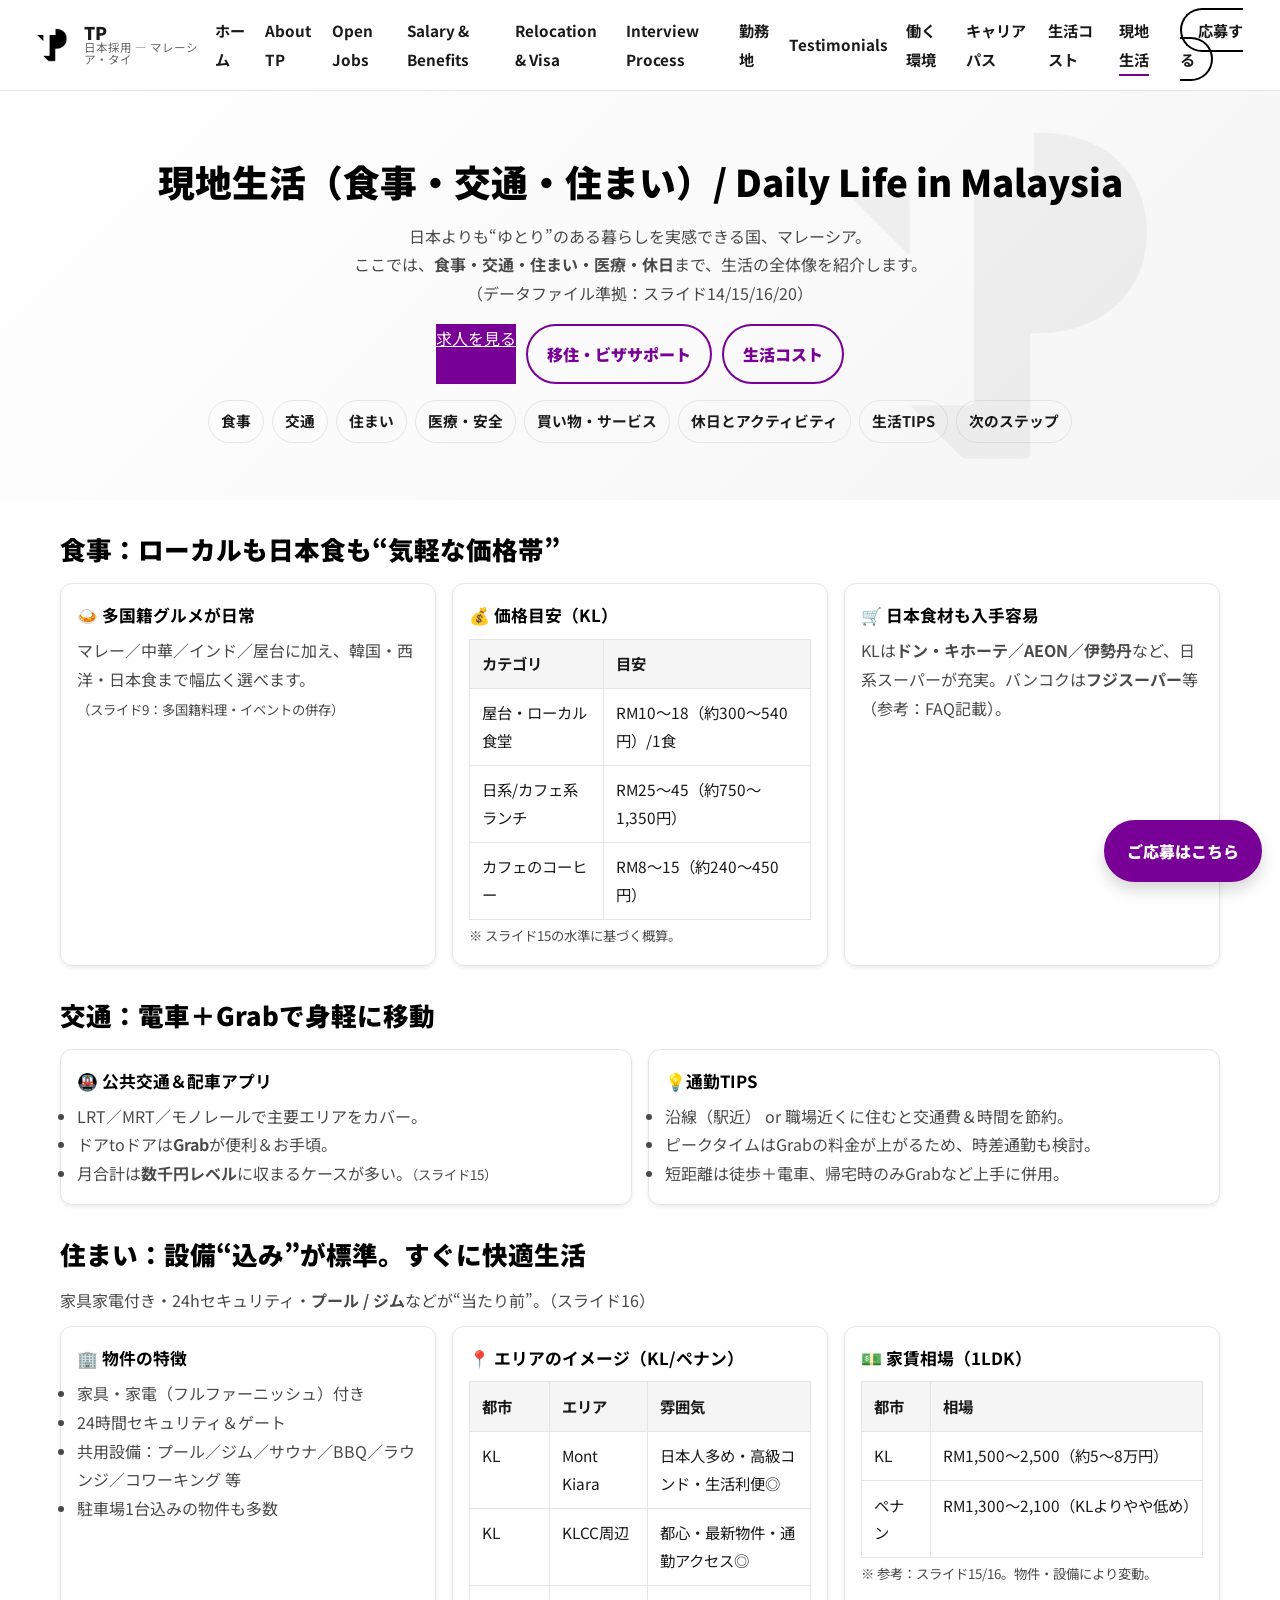
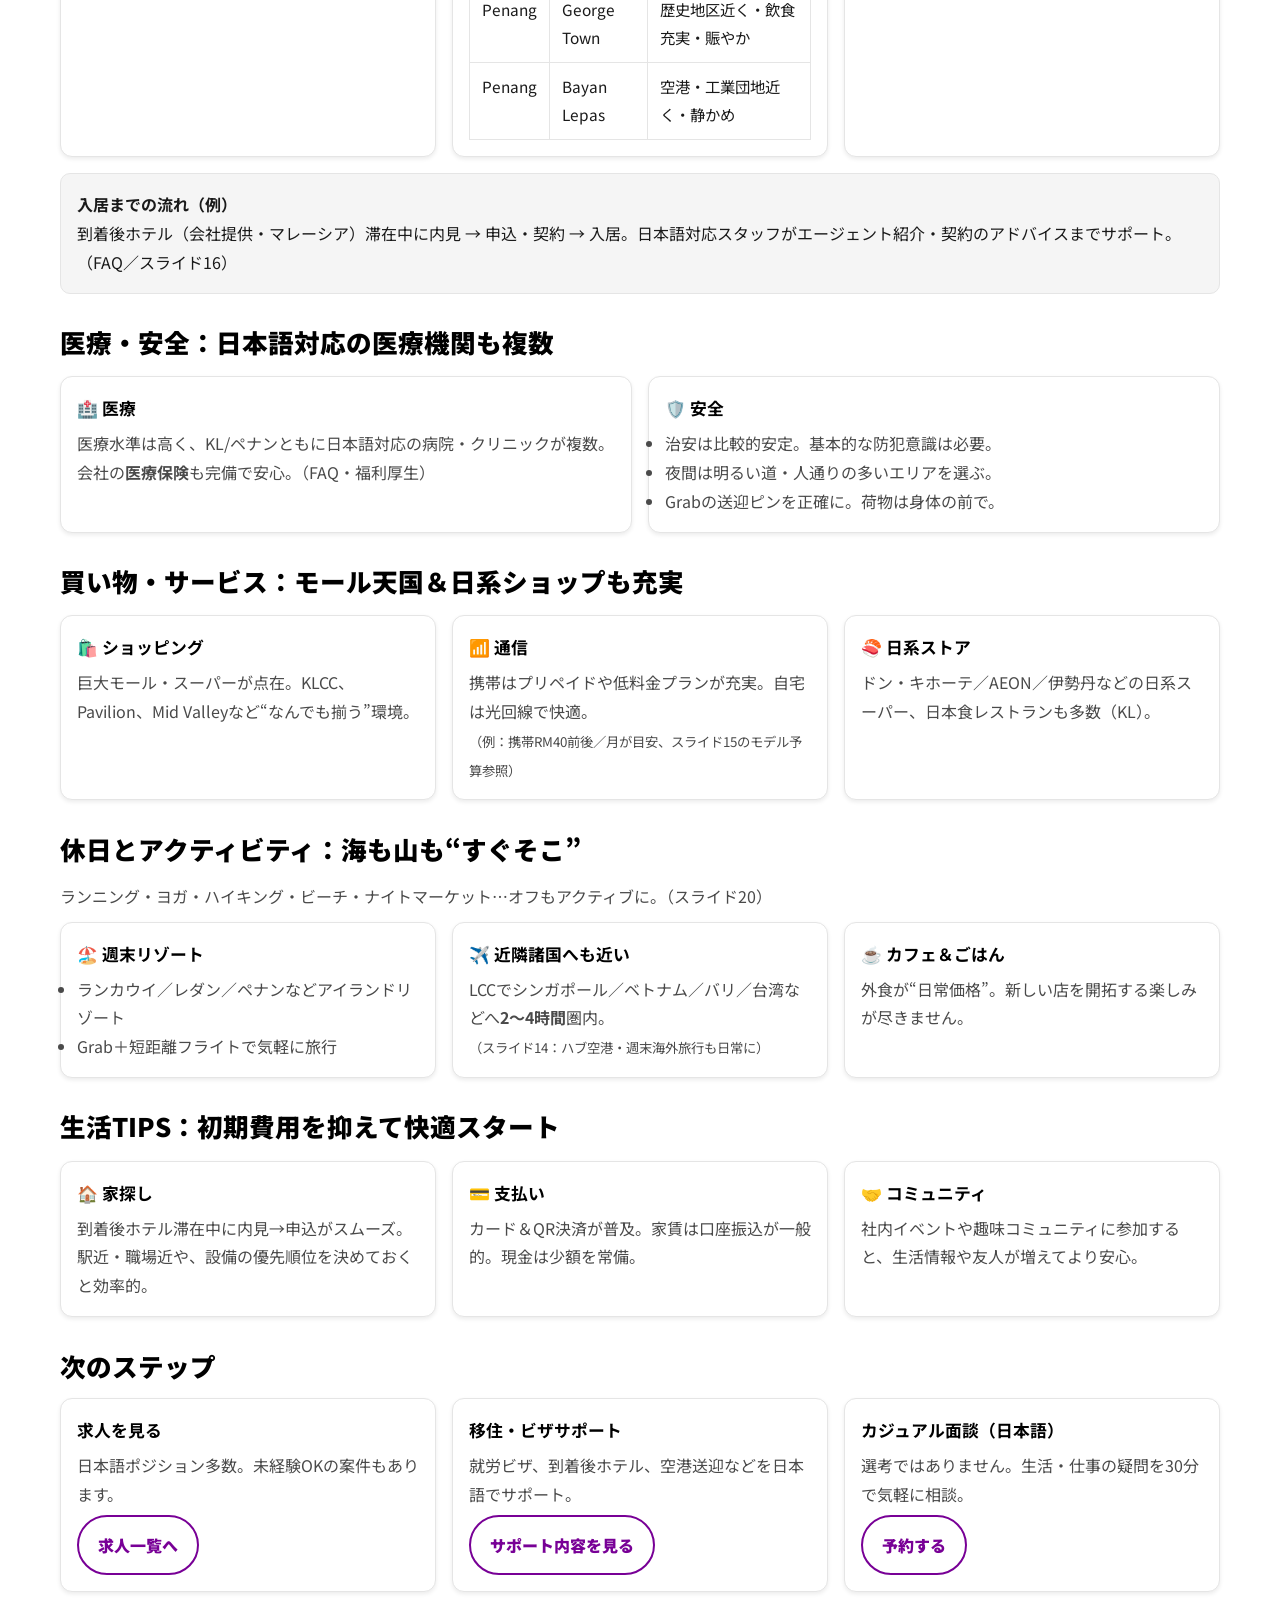
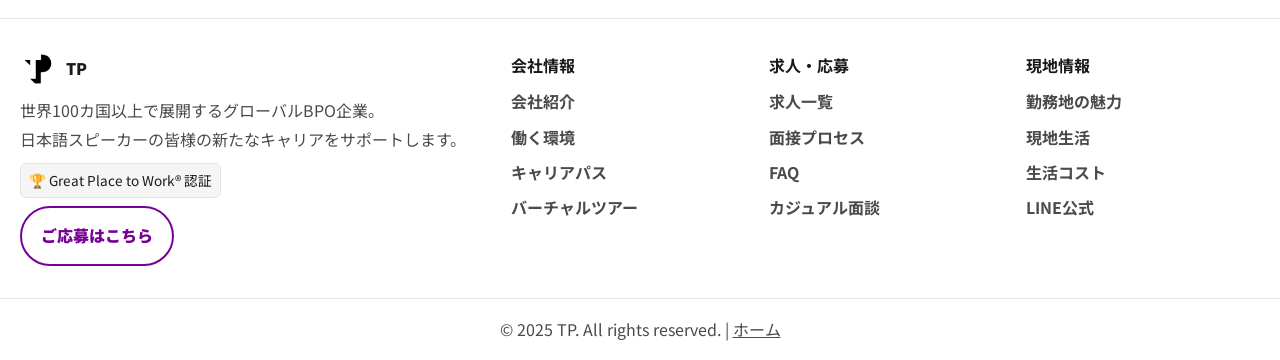
<file: daily-life-malaysia.html>
<!DOCTYPE html>
<html lang="ja">
<head>
  <meta charset="UTF-8" />
  <meta name="viewport" content="width=device-width, initial-scale=1.0"/>
  <title>現地生活（食事・交通・住まい）| Daily Life in Malaysia | TP Japan</title>
  <meta name="description" content="マレーシア（KL／ペナン）での暮らし方ガイド。食事・交通・住まい・医療・ショッピング・週末の過ごし方・生活TIPSを、データファイル（スライド14/15/16/20）に準拠して紹介。">
  <link rel="preconnect" href="https://fonts.googleapis.com">
  <link rel="preconnect" href="https://fonts.gstatic.com" crossorigin>
  <link href="https://fonts.googleapis.com/css2?family=Noto+Sans+JP:wght@300;400;500;700;900&display=swap" rel="stylesheet">

  <style>
    /* ===== Design tokens (unified) ===== */
    :root{
      --tp-black:#000; --tp-dark:#1a1a1a; --tp-charcoal:#2d2d2d; --tp-gray-dark:#4a4a4a; --tp-gray:#666; --tp-gray-light:#999;
      --tp-silver:#ccc; --tp-light:#e5e5e5; --tp-off-white:#f5f5f5; --tp-white:#fff;
      --accent-purple:#780096; --accent-pink:#ff0082;
      --font-primary:'Noto Sans JP',sans-serif;
      --shadow-sm:0 2px 4px rgba(0,0,0,.08); --shadow-md:0 4px 8px rgba(0,0,0,.12); --shadow-lg:0 8px 16px rgba(0,0,0,.16);
      --radius:12px;
    }
    *{box-sizing:border-box;margin:0;padding:0}
    body{font-family:var(--font-primary);color:var(--tp-dark);background:#fff;line-height:1.8}

    /* ===== Header ===== */
    header{position:sticky;top:0;z-index:1000;background:#fff;border-bottom:1px solid var(--tp-light)}
    .header-inner{max-width:1400px;margin:0 auto;padding:1rem 2rem;display:flex;align-items:center;justify-content:space-between;gap:1rem}
    .brand{display:flex;align-items:center;gap:.75rem;color:inherit;text-decoration:none}
    .brand img{width:40px;height:40px;display:block}
    .brand-text{display:flex;flex-direction:column;line-height:1}
    .brand-name{font-weight:900;font-size:1.1rem}
    .brand-tagline{font-size:.72rem;color:var(--tp-gray)}
    header nav ul{list-style:none;display:flex;gap:1.1rem;align-items:center}
    header nav a{color:var(--tp-dark);text-decoration:none;font-weight:700;font-size:.95rem;position:relative;transition:.2s}
    header nav a:hover{opacity:.75}
    header nav a[aria-current="page"]::after{content:'';position:absolute;left:0;bottom:-6px;width:100%;height:2px;background:var(--accent-purple)}
    .apply-btn{padding:.55rem 1rem;border:2px solid var(--tp-black);border-radius:999px}
    .apply-btn:hover{background:var(--tp-black);color:#fff}
    .mobile-toggle{display:none;flex-direction:column;gap:6px;background:transparent;border:0;cursor:pointer}
    .mobile-toggle span{display:block;width:24px;height:2px;background:#000}
    .mobile-menu{display:none;border-top:1px solid var(--tp-light);background:#fff}
    .mobile-menu ul{list-style:none;padding:1rem 2rem;display:flex;flex-direction:column;gap:.75rem}
    .mobile-menu a{color:var(--tp-dark);text-decoration:none;font-weight:700}
    @media (max-width:1020px){
      header nav{display:none}
      .mobile-toggle{display:flex}
      .mobile-menu.open{display:block}
    }

    /* ===== Hero ===== */
    .hero{position:relative;overflow:hidden;background:linear-gradient(135deg,var(--tp-white) 0%,var(--tp-off-white) 100%);padding:3.6rem 20px;text-align:center}
    .hero::before{
      content:''; position:absolute; top:50%; right:6%;
      width: clamp(220px, 32vw, 480px); height: clamp(220px, 32vw, 480px);
      background-image:url('photos/TPLogo11.png'); background-size:contain; background-repeat:no-repeat; background-position:center;
      opacity:.04; filter:saturate(0); transform:translateY(-50%); pointer-events:none;
    }
    .hero h1{font-size:2.3rem;font-weight:900;color:#000;margin-bottom:.45rem}
    .hero p{color:var(--tp-gray-dark)}
    .hero-cta{margin-top:1rem;display:flex;gap:.6rem;justify-content:center;flex-wrap:wrap}
    .btn{padding:.85rem 1.2rem;font-weight:900;border-radius:999px;text-decoration:none;display:inline-block;border:2px solid var(--accent-purple);color:var(--accent-purple);transition:.2s}
    .btn:hover{background:var(--accent-purple);color:#fff}
    .btn-solid{background:var(--accent-purple);color:#fff;border-color:var(--accent-purple)}
    .btn-solid:hover{filter:brightness(.95)}
    .pill-nav{margin-top:1rem;display:flex;gap:.5rem;flex-wrap:wrap;justify-content:center}
    .pill{padding:.45rem .75rem;border:1px solid var(--tp-light);border-radius:999px;font-weight:700;font-size:.92rem;text-decoration:none;color:var(--tp-dark)}
    .pill:hover{border-color:var(--accent-purple);color:var(--accent-purple)}

    /* ===== Sections ===== */
    .section{max-width:1200px;margin:1.6rem auto;padding:0 20px}
    .section h2{font-size:1.6rem;color:#000;font-weight:900;margin-bottom:.6rem}
    .lead{color:var(--tp-gray-dark)}
    .muted{color:var(--tp-gray-dark)}

    .grid-3{display:grid;grid-template-columns:repeat(3,1fr);gap:1rem}
    .grid-2{display:grid;grid-template-columns:repeat(2,1fr);gap:1rem}
    @media (max-width:1020px){ .grid-3{grid-template-columns:1fr 1fr} }
    @media (max-width:720px){ .grid-3,.grid-2{grid-template-columns:1fr} }

    .card{background:#fff;border:1px solid var(--tp-light);border-radius:var(--radius);padding:1rem;box-shadow:var(--shadow-sm)}
    .card h3{font-size:1.05rem;color:#000;margin-bottom:.35rem}

    /* ===== Tables ===== */
    .mini{width:100%;border-collapse:collapse;margin-top:.5rem}
    .mini th,.mini td{border:1px solid var(--tp-light);padding:.65rem .75rem;font-size:.96rem;vertical-align:top}
    .mini th{background:var(--tp-off-white);text-align:left}

    /* ===== Callouts ===== */
    .callout{border:1px solid var(--tp-light);background:var(--tp-off-white);padding:1rem;border-radius:10px}

    /* ===== Footer ===== */
    footer{border-top:1px solid var(--tp-light);background:#fff}
    .footer-content{max-width:1400px;margin:0 auto;padding:2rem 20px;display:grid;grid-template-columns:2fr repeat(3,1fr);gap:1.5rem}
    .footer-brand .footer-logo{display:flex;align-items:center;gap:.6rem;text-decoration:none;color:inherit}
    .footer-brand img{width:36px;height:36px}
    .footer-logo-text{font-weight:900}
    .footer-desc{color:var(--tp-gray-dark);margin:.6rem 0}
    .badges{margin:.5rem 0}
    .badge-item{display:inline-block;font-size:.85rem;background:var(--tp-off-white);border:1px solid var(--tp-light);padding:.25rem .5rem;border-radius:6px}
    .footer-section h3{font-size:1rem;margin-bottom:.5rem}
    .footer-section ul{list-style:none;display:flex;flex-direction:column;gap:.4rem}
    .footer-section a{text-decoration:none;color:var(--tp-gray-dark);font-weight:700}
    .footer-section a:hover{color:#000}
    .footer-bottom{border-top:1px solid var(--tp-light);padding:1rem 20px;text-align:center;color:var(--tp-gray-dark)}
    .footer-bottom a{color:inherit}
    @media (max-width:960px){ .footer-content{grid-template-columns:1fr 1fr} }
    @media (max-width:560px){ .footer-content{grid-template-columns:1fr} }

    /* Floating Apply */
    .floating-apply{
      position:fixed;right:18px;bottom:18px;z-index:9999;background:var(--accent-purple);color:#fff;
      border-radius:999px;padding:.9rem 1.3rem;font-weight:900;box-shadow:var(--shadow-lg);text-decoration:none;border:2px solid var(--accent-purple)
    }
    .floating-apply:hover{background:#fff;color:var(--accent-purple)}
  </style>
</head>
<body>

  <!-- Header -->
  <header role="banner">
    <div class="header-inner">
      <a class="brand" href="https://tpmyandtpth.github.io/JLP/index.html">
        <img src="photos/TPLogo11.png" alt="TP Japan">
        <div class="brand-text">
          <span class="brand-name">TP</span>
          <span class="brand-tagline">日本採用 — マレーシア・タイ</span>
        </div>
      </a>

      <nav aria-label="メインナビゲーション">
        <ul>
          <li><a href="https://tpmyandtpth.github.io/JLP/index.html">ホーム</a></li>
          <li><a href="https://tpmyandtpth.github.io/JLP/about-tp.html">About TP</a></li>
          <li><a href="https://tpmyandtpth.github.io/JLP/open-jobs.html">Open Jobs</a></li>
          <li><a href="https://tpmyandtpth.github.io/JLP/salary-and-benefits.html">Salary &amp; Benefits</a></li>
          <li><a href="https://tpmyandtpth.github.io/JLP/relocation-visa.html">Relocation &amp; Visa</a></li>
          <li><a href="https://tpmyandtpth.github.io/JLP/interview-process.html">Interview Process</a></li>
          <li><a href="https://tpmyandtpth.github.io/JLP/why-malaysia-thailand.html">勤務地</a></li>
          <li><a href="https://tpmyandtpth.github.io/JLP/testimonials.html">Testimonials</a></li>
          <li><a href="https://tpmyandtpth.github.io/JLP/office-environment.html">働く環境</a></li>
          <li><a href="https://tpmyandtpth.github.io/JLP/career-growth.html">キャリアパス</a></li>
          <li><a href="https://tpmyandtpth.github.io/JLP/cost-of-living.html">生活コスト</a></li>
          <li><a href="https://tpmyandtpth.github.io/JLP/daily-life-malaysia.html" aria-current="page">現地生活</a></li>
          <li><a class="apply-btn" target="_blank" rel="noopener" href="https://careerseng-TP.icims.com/jobs/49026/customer-service-representative---japanese-speaking-%28kl%29/job?mode=job&iis=LANDINGPAGE">応募する</a></li>
        </ul>
      </nav>

      <button class="mobile-toggle" id="mobileToggle" aria-label="メニューを開く">
        <span></span><span></span><span></span>
      </button>
    </div>

    <nav class="mobile-menu" id="mobileMenu" aria-label="モバイルナビゲーション">
      <ul>
        <li><a href="https://tpmyandtpth.github.io/JLP/index.html">ホーム</a></li>
        <li><a href="https://tpmyandtpth.github.io/JLP/about-tp.html">About TP</a></li>
        <li><a href="https://tpmyandtpth.github.io/JLP/open-jobs.html">Open Jobs</a></li>
        <li><a href="https://tpmyandtpth.github.io/JLP/salary-and-benefits.html">Salary &amp; Benefits</a></li>
        <li><a href="https://tpmyandtpth.github.io/JLP/relocation-visa.html">Relocation &amp; Visa</a></li>
        <li><a href="https://tpmyandtpth.github.io/JLP/interview-process.html">Interview Process</a></li>
        <li><a href="https://tpmyandtpth.github.io/JLP/why-malaysia-thailand.html">勤務地</a></li>
        <li><a href="https://tpmyandtpth.github.io/JLP/testimonials.html">Testimonials</a></li>
        <li><a href="https://tpmyandtpth.github.io/JLP/office-environment.html">働く環境</a></li>
        <li><a href="https://tpmyandtpth.github.io/JLP/career-growth.html">キャリアパス</a></li>
        <li><a href="https://tpmyandtpth.github.io/JLP/cost-of-living.html">生活コスト</a></li>
        <li><a href="https://tpmyandtpth.github.io/JLP/daily-life-malaysia.html" aria-current="page">現地生活</a></li>
        <li><a class="apply-btn" target="_blank" rel="noopener" href="https://careerseng-TP.icims.com/jobs/49026/customer-service-representative---japanese-speaking-%28kl%29/job?mode=job&iis=LANDINGPAGE">応募する</a></li>
      </ul>
    </nav>
  </header>

  <!-- Hero -->
  <section class="hero">
    <h1>現地生活（食事・交通・住まい）/ Daily Life in Malaysia</h1>
    <p>日本よりも“ゆとり”のある暮らしを実感できる国、マレーシア。<br>
      ここでは、<strong>食事・交通・住まい・医療・休日</strong>まで、生活の全体像を紹介します。<br>
      （データファイル準拠：スライド14/15/16/20）
    </p>
    <div class="hero-cta" role="group" aria-label="関連ページ">
      <a class="btn-solid" href="https://tpmyandtpth.github.io/JLP/open-jobs.html">求人を見る</a>
      <a class="btn" href="https://tpmyandtpth.github.io/JLP/relocation-visa.html">移住・ビザサポート</a>
      <a class="btn" href="https://tpmyandtpth.github.io/JLP/cost-of-living.html">生活コスト</a>
    </div>
    <div class="pill-nav" aria-label="ページ内目次">
      <a class="pill" href="#food">食事</a>
      <a class="pill" href="#transport">交通</a>
      <a class="pill" href="#housing">住まい</a>
      <a class="pill" href="#healthcare">医療・安全</a>
      <a class="pill" href="#shopping">買い物・サービス</a>
      <a class="pill" href="#leisure">休日とアクティビティ</a>
      <a class="pill" href="#tips">生活TIPS</a>
      <a class="pill" href="#next">次のステップ</a>
    </div>
  </section>

  <!-- Food -->
  <section id="food" class="section">
    <h2>食事：ローカルも日本食も“気軽な価格帯”</h2>
    <div class="grid-3" style="margin-top:.7rem">
      <div class="card">
        <h3>🍛 多国籍グルメが日常</h3>
        <p class="muted">マレー／中華／インド／屋台に加え、韓国・西洋・日本食まで幅広く選べます。<br>
          <small>（スライド9：多国籍料理・イベントの併存）</small></p>
      </div>
      <div class="card">
        <h3>💰 価格目安（KL）</h3>
        <table class="mini">
          <tr><th>カテゴリ</th><th>目安</th></tr>
          <tr><td>屋台・ローカル食堂</td><td>RM10〜18（約300〜540円）/1食</td></tr>
          <tr><td>日系/カフェ系ランチ</td><td>RM25〜45（約750〜1,350円）</td></tr>
          <tr><td>カフェのコーヒー</td><td>RM8〜15（約240〜450円）</td></tr>
        </table>
        <p class="muted"><small>※ スライド15の水準に基づく概算。</small></p>
      </div>
      <div class="card">
        <h3>🛒 日本食材も入手容易</h3>
        <p class="muted">KLは<strong>ドン・キホーテ／AEON／伊勢丹</strong>など、日系スーパーが充実。バンコクは<strong>フジスーパー</strong>等（参考：FAQ記載）。</p>
      </div>
    </div>
  </section>

  <!-- Transport -->
  <section id="transport" class="section">
    <h2>交通：電車＋Grabで身軽に移動</h2>
    <div class="grid-2" style="margin-top:.7rem">
      <div class="card">
        <h3>🚇 公共交通＆配車アプリ</h3>
        <ul class="muted">
          <li>LRT／MRT／モノレールで主要エリアをカバー。</li>
          <li>ドアtoドアは<strong>Grab</strong>が便利＆お手頃。</li>
          <li>月合計は<strong>数千円レベル</strong>に収まるケースが多い。<small>（スライド15）</small></li>
        </ul>
      </div>
      <div class="card">
        <h3>💡通勤TIPS</h3>
        <ul class="muted">
          <li>沿線（駅近） or 職場近くに住むと交通費＆時間を節約。</li>
          <li>ピークタイムはGrabの料金が上がるため、時差通勤も検討。</li>
          <li>短距離は徒歩＋電車、帰宅時のみGrabなど上手に併用。</li>
        </ul>
      </div>
    </div>
  </section>

  <!-- Housing -->
  <section id="housing" class="section">
    <h2>住まい：設備“込み”が標準。すぐに快適生活</h2>
    <p class="lead">家具家電付き・24hセキュリティ・<strong>プール / ジム</strong>などが“当たり前”。（スライド16）</p>
    <div class="grid-3" style="margin-top:.7rem">
      <div class="card">
        <h3>🏢 物件の特徴</h3>
        <ul class="muted">
          <li>家具・家電（フルファーニッシュ）付き</li>
          <li>24時間セキュリティ＆ゲート</li>
          <li>共用設備：プール／ジム／サウナ／BBQ／ラウンジ／コワーキング 等</li>
          <li>駐車場1台込みの物件も多数</li>
        </ul>
      </div>
      <div class="card">
        <h3>📍 エリアのイメージ（KL/ペナン）</h3>
        <table class="mini" aria-label="エリア別の雰囲気">
          <tr><th>都市</th><th>エリア</th><th>雰囲気</th></tr>
          <tr><td>KL</td><td>Mont Kiara</td><td>日本人多め・高級コンド・生活利便◎</td></tr>
          <tr><td>KL</td><td>KLCC周辺</td><td>都心・最新物件・通勤アクセス◎</td></tr>
          <tr><td>Penang</td><td>George Town</td><td>歴史地区近く・飲食充実・賑やか</td></tr>
          <tr><td>Penang</td><td>Bayan Lepas</td><td>空港・工業団地近く・静かめ</td></tr>
        </table>
      </div>
      <div class="card">
        <h3>💵 家賃相場（1LDK）</h3>
        <table class="mini">
          <tr><th>都市</th><th>相場</th></tr>
          <tr><td>KL</td><td>RM1,500〜2,500（約5〜8万円）</td></tr>
          <tr><td>ペナン</td><td>RM1,300〜2,100（KLよりやや低め）</td></tr>
        </table>
        <p class="muted"><small>※ 参考：スライド15/16。物件・設備により変動。</small></p>
      </div>
    </div>

    <div class="callout" style="margin-top:1rem">
      <strong>入居までの流れ（例）</strong><br>
      到着後ホテル（会社提供・マレーシア）滞在中に内見 → 申込・契約 → 入居。日本語対応スタッフがエージェント紹介・契約のアドバイスまでサポート。（FAQ／スライド16）
    </div>
  </section>

  <!-- Healthcare & Safety -->
  <section id="healthcare" class="section">
    <h2>医療・安全：日本語対応の医療機関も複数</h2>
    <div class="grid-2" style="margin-top:.7rem">
      <div class="card">
        <h3>🏥 医療</h3>
        <p class="muted">医療水準は高く、KL/ペナンともに日本語対応の病院・クリニックが複数。会社の<strong>医療保険</strong>も完備で安心。（FAQ・福利厚生）</p>
      </div>
      <div class="card">
        <h3>🛡️ 安全</h3>
        <ul class="muted">
          <li>治安は比較的安定。基本的な防犯意識は必要。</li>
          <li>夜間は明るい道・人通りの多いエリアを選ぶ。</li>
          <li>Grabの送迎ピンを正確に。荷物は身体の前で。</li>
        </ul>
      </div>
    </div>
  </section>

  <!-- Shopping & Services -->
  <section id="shopping" class="section">
    <h2>買い物・サービス：モール天国＆日系ショップも充実</h2>
    <div class="grid-3" style="margin-top:.7rem">
      <div class="card">
        <h3>🛍️ ショッピング</h3>
        <p class="muted">巨大モール・スーパーが点在。KLCC、Pavilion、Mid Valleyなど“なんでも揃う”環境。</p>
      </div>
      <div class="card">
        <h3>📶 通信</h3>
        <p class="muted">携帯はプリペイドや低料金プランが充実。自宅は光回線で快適。<br>
          <small>（例：携帯RM40前後／月が目安、スライド15のモデル予算参照）</small></p>
      </div>
      <div class="card">
        <h3>🍣 日系ストア</h3>
        <p class="muted">ドン・キホーテ／AEON／伊勢丹などの日系スーパー、日本食レストランも多数（KL）。</p>
      </div>
    </div>
  </section>

  <!-- Leisure & Weekends -->
  <section id="leisure" class="section">
    <h2>休日とアクティビティ：海も山も“すぐそこ”</h2>
    <p class="lead">ランニング・ヨガ・ハイキング・ビーチ・ナイトマーケット…オフもアクティブに。（スライド20）</p>
    <div class="grid-3" style="margin-top:.7rem">
      <div class="card">
        <h3>🏖️ 週末リゾート</h3>
        <ul class="muted">
          <li>ランカウイ／レダン／ペナンなどアイランドリゾート</li>
          <li>Grab＋短距離フライトで気軽に旅行</li>
        </ul>
      </div>
      <div class="card">
        <h3>✈️ 近隣諸国へも近い</h3>
        <p class="muted">LCCでシンガポール／ベトナム／バリ／台湾などへ<strong>2〜4時間</strong>圏内。<br>
          <small>（スライド14：ハブ空港・週末海外旅行も日常に）</small></p>
      </div>
      <div class="card">
        <h3>☕ カフェ＆ごはん</h3>
        <p class="muted">外食が“日常価格”。新しい店を開拓する楽しみが尽きません。</p>
      </div>
    </div>
  </section>

  <!-- Tips -->
  <section id="tips" class="section">
    <h2>生活TIPS：初期費用を抑えて快適スタート</h2>
    <div class="grid-3" style="margin-top:.7rem">
      <div class="card">
        <h3>🏠 家探し</h3>
        <p class="muted">到着後ホテル滞在中に内見→申込がスムーズ。駅近・職場近や、設備の優先順位を決めておくと効率的。</p>
      </div>
      <div class="card">
        <h3>💳 支払い</h3>
        <p class="muted">カード＆QR決済が普及。家賃は口座振込が一般的。現金は少額を常備。</p>
      </div>
      <div class="card">
        <h3>🤝 コミュニティ</h3>
        <p class="muted">社内イベントや趣味コミュニティに参加すると、生活情報や友人が増えてより安心。</p>
      </div>
    </div>
  </section>

  <!-- Next Steps CTA -->
  <section id="next" class="section">
    <h2>次のステップ</h2>
    <div class="grid-3" style="margin-top:.6rem">
      <div class="card">
        <h3 style="color:#000">求人を見る</h3>
        <p class="muted">日本語ポジション多数。未経験OKの案件もあります。</p>
        <p style="margin-top:.4rem"><a class="btn" href="https://tpmyandtpth.github.io/JLP/open-jobs.html">求人一覧へ</a></p>
      </div>
      <div class="card">
        <h3 style="color:#000">移住・ビザサポート</h3>
        <p class="muted">就労ビザ、到着後ホテル、空港送迎などを日本語でサポート。</p>
        <p style="margin-top:.4rem"><a class="btn" href="https://tpmyandtpth.github.io/JLP/relocation-visa.html">サポート内容を見る</a></p>
      </div>
      <div class="card">
        <h3 style="color:#000">カジュアル面談（日本語）</h3>
        <p class="muted">選考ではありません。生活・仕事の疑問を30分で気軽に相談。</p>
        <p style="margin-top:.4rem"><a class="btn" href="https://tpmyandtpth.github.io/JLP/casual-interview.html">予約する</a></p>
      </div>
    </div>
  </section>

  <!-- Footer -->
  <footer>
    <div class="footer-content">
      <div class="footer-brand">
        <a class="footer-logo" href="https://tpmyandtpth.github.io/JLP/index.html">
          <img src="photos/TPLogo11.png" alt="TP">
          <span class="footer-logo-text">TP</span>
        </a>
        <p class="footer-desc">
          世界100カ国以上で展開するグローバルBPO企業。<br>
          日本語スピーカーの皆様の新たなキャリアをサポートします。
        </p>
        <div class="badges">
          <span class="badge-item">🏆 Great Place to Work® 認証</span>
        </div>
        <div class="footer-cta" style="margin-top:.5rem">
          <a href="https://careerseng-TP.icims.com/jobs/49026/customer-service-representative---japanese-speaking-%28kl%29/job?mode=job&iis=LANDINGPAGE" target="_blank" rel="noopener" class="btn btn-accent">ご応募はこちら</a>
        </div>
      </div>

      <div class="footer-section">
        <h3>会社情報</h3>
        <ul>
          <li><a href="https://tpmyandtpth.github.io/JLP/about-tp.html">会社紹介</a></li>
          <li><a href="https://tpmyandtpth.github.io/JLP/office-environment.html">働く環境</a></li>
          <li><a href="https://tpmyandtpth.github.io/JLP/career-growth.html">キャリアパス</a></li>
          <li><a href="https://tpmyandtpth.github.io/JLP/virtual-office-tour.html">バーチャルツアー</a></li>
        </ul>
      </div>

      <div class="footer-section">
        <h3>求人・応募</h3>
        <ul>
          <li><a href="https://tpmyandtpth.github.io/JLP/open-jobs.html">求人一覧</a></li>
          <li><a href="https://tpmyandtpth.github.io/JLP/interview-process.html">面接プロセス</a></li>
          <li><a href="https://tpmyandtpth.github.io/JLP/faq.html">FAQ</a></li>
          <li><a href="https://tpmyandtpth.github.io/JLP/casual-interview.html">カジュアル面談</a></li>
        </ul>
      </div>

      <div class="footer-section">
        <h3>現地情報</h3>
        <ul>
          <li><a href="https://tpmyandtpth.github.io/JLP/why-malaysia-thailand.html">勤務地の魅力</a></li>
          <li><a href="https://tpmyandtpth.github.io/JLP/daily-life-malaysia.html" aria-current="page">現地生活</a></li>
          <li><a href="https://tpmyandtpth.github.io/JLP/cost-of-living.html">生活コスト</a></li>
          <li><a target="_blank" rel="noopener" href="https://line.me/R/ti/p/@286nmdsd?from=page&searchId=286nmdsd">LINE公式</a></li>
        </ul>
      </div>
    </div>

    <div class="footer-bottom">
      <p>&copy; 2025 TP. All rights reserved. |
        <a href="https://tpmyandtpth.github.io/JLP/index.html">ホーム</a>
      </p>
    </div>
  </footer>

  <!-- Floating Apply Now -->
  <a class="floating-apply"
     href="https://careerseng-TP.icims.com/jobs/49026/customer-service-representative---japanese-speaking-%28kl%29/job?mode=job&iis=LANDINGPAGE"
     target="_blank" rel="noopener" aria-label="ご応募はこちら（外部サイト）">
    ご応募はこちら
  </a>

  <script>
    // mobile menu
    const toggle = document.getElementById('mobileToggle');
    const menu = document.getElementById('mobileMenu');
    toggle.addEventListener('click', () => {
      const open = menu.classList.toggle('open');
      toggle.setAttribute('aria-label', open ? 'メニューを閉じる' : 'メニューを開く');
    });
  </script>
</body>
</html>
</file>
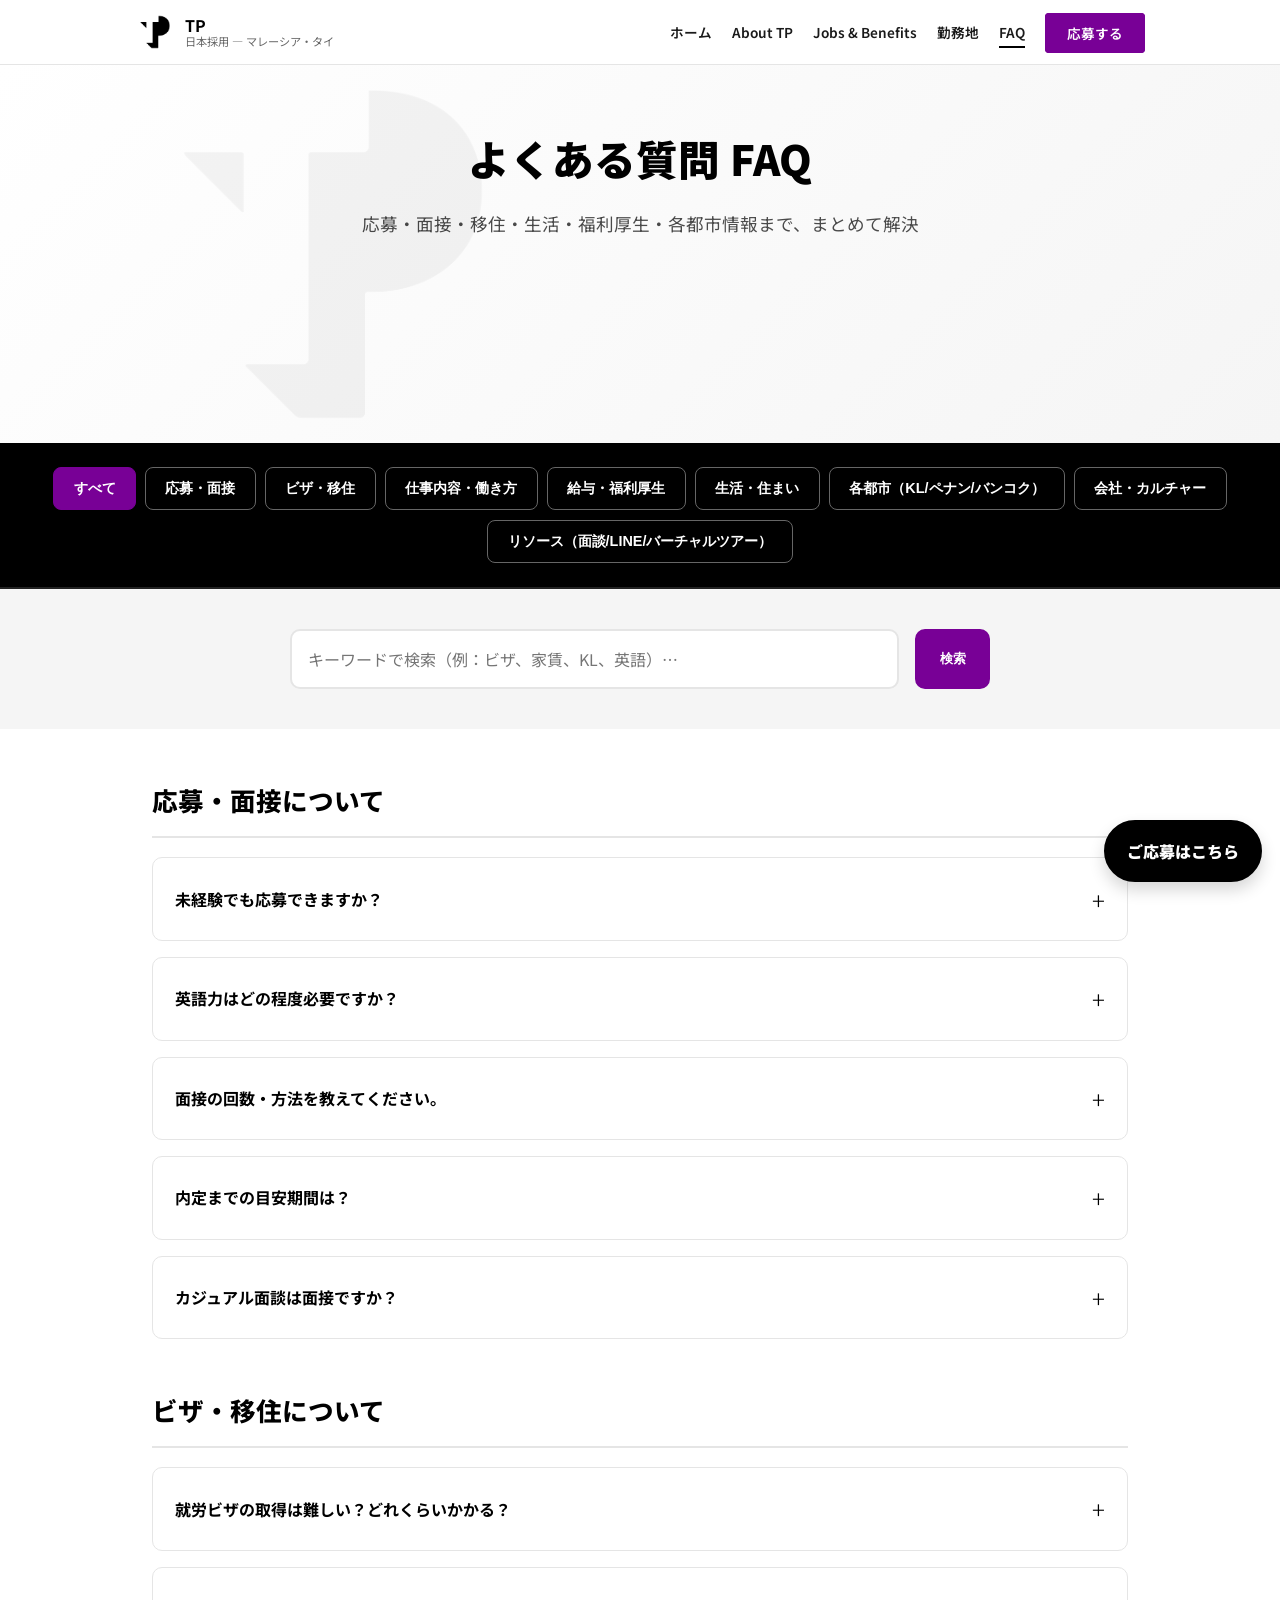
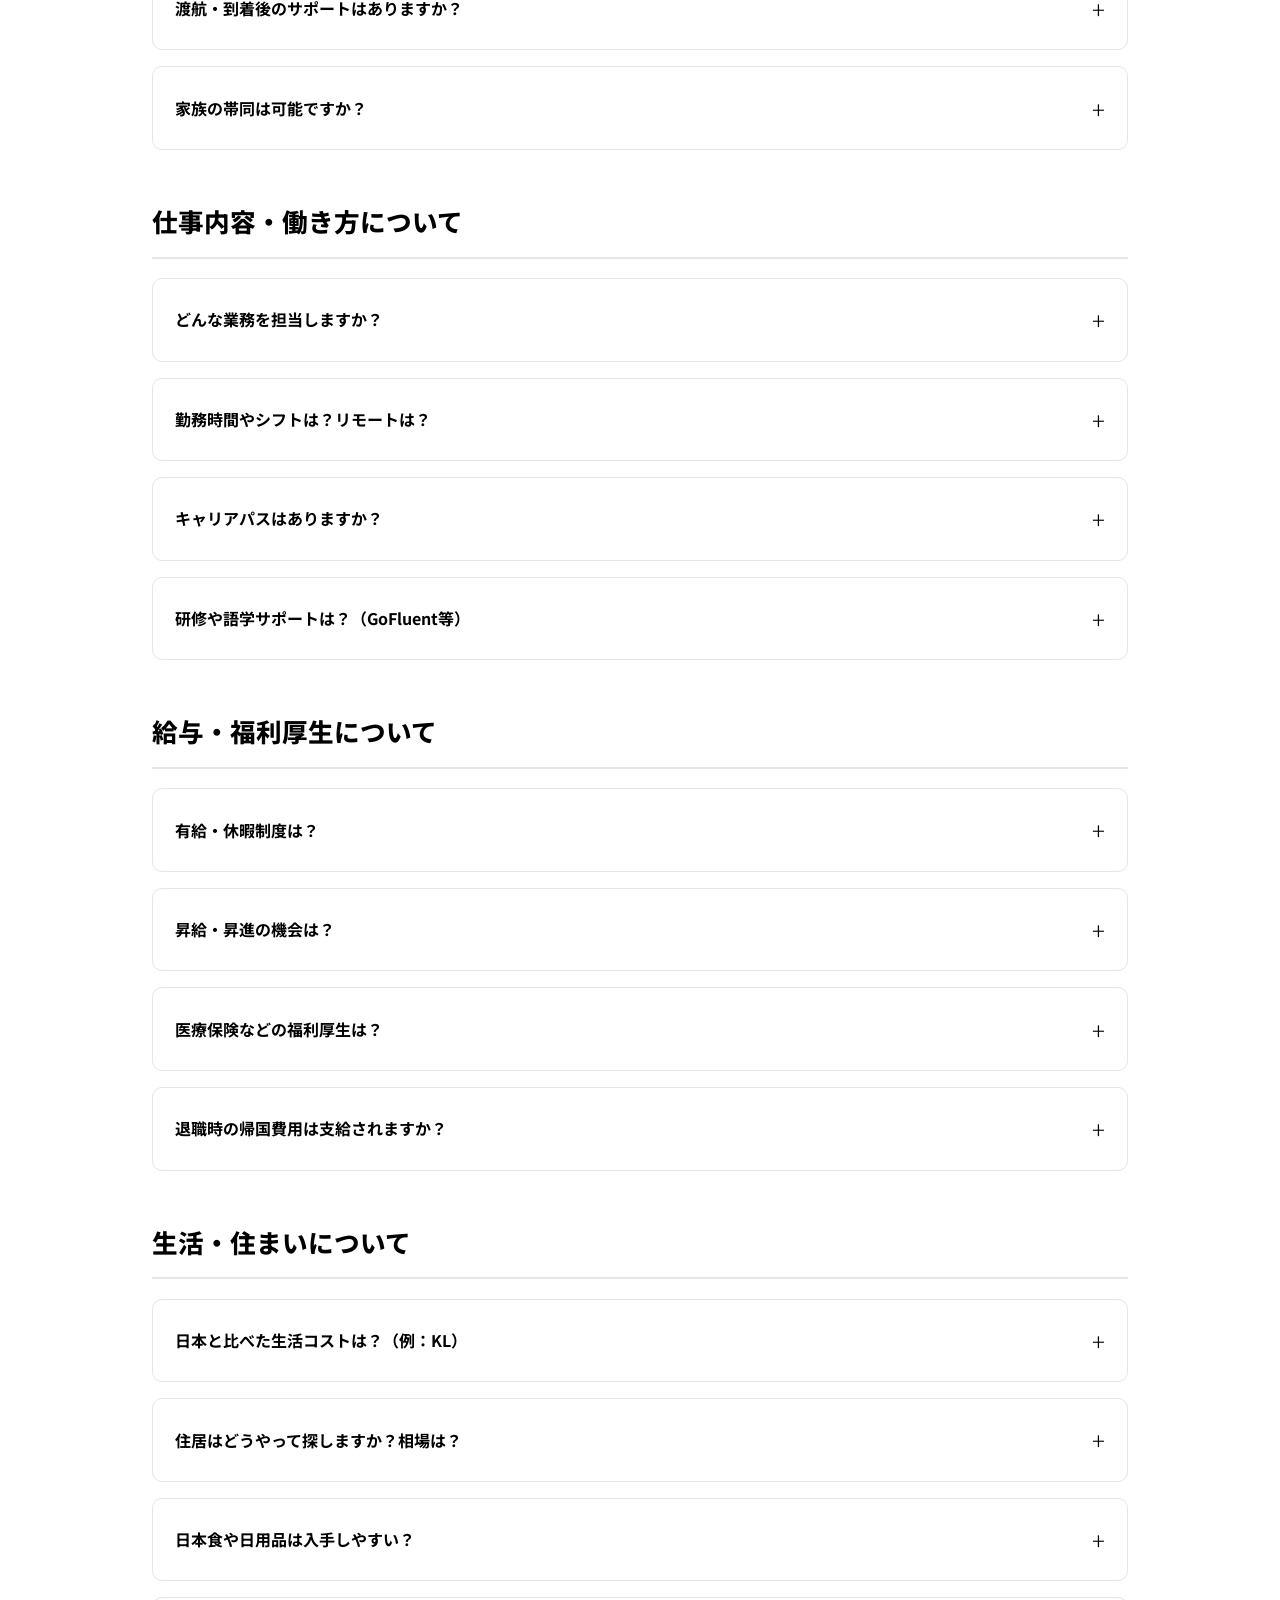
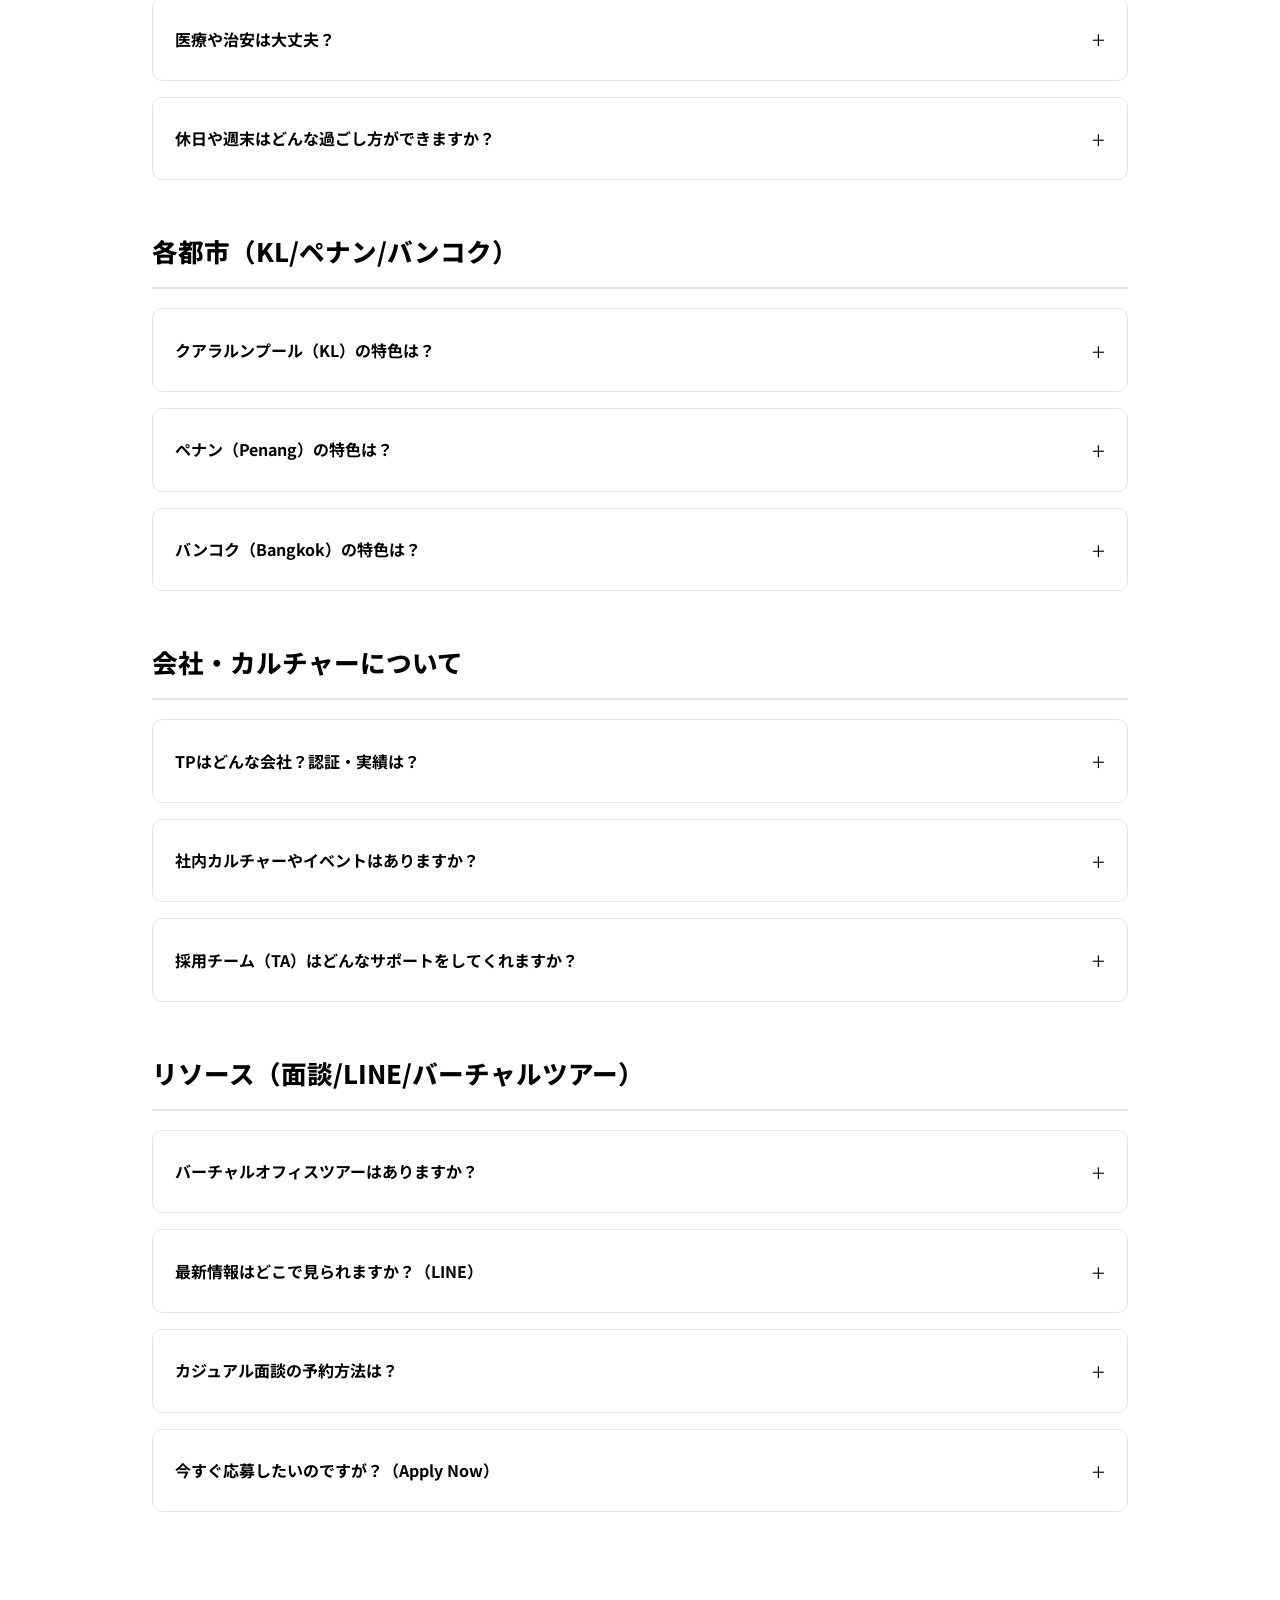
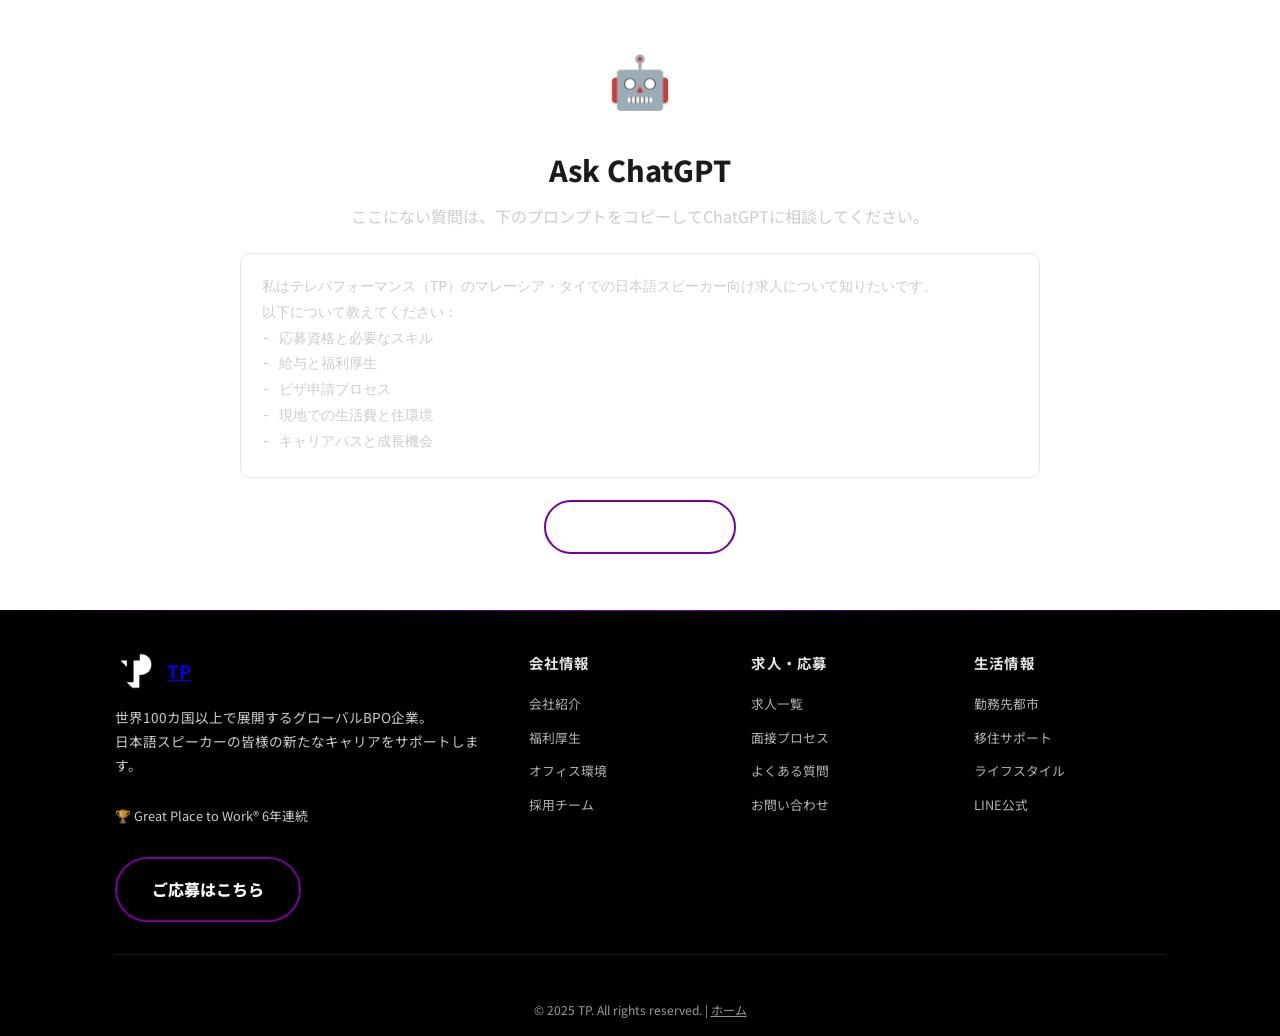
<file: faq.html>
<!DOCTYPE html>
<html lang="ja">
<head>
  <meta charset="UTF-8" />
  <meta name="viewport" content="width=device-width, initial-scale=1.0"/>
  <title>よくある質問 FAQ | TP Japan</title>
  <meta name="description" content="テレパフォーマンスへの応募、ビザ、生活、仕事、福利厚生、各都市情報など、よくある質問と回答。">

  <link rel="preconnect" href="https://fonts.googleapis.com">
  <link rel="preconnect" href="https://fonts.gstatic.com" crossorigin>
  <link href="https://fonts.googleapis.com/css2?family=Noto+Sans+JP:wght@300;400;500;700;900&display=swap" rel="stylesheet">

  <style>
    :root{
      --tp-black:#000;--tp-dark:#1a1a1a;--tp-charcoal:#2d2d2d;--tp-gray-dark:#4a4a4a;--tp-gray:#666;--tp-gray-light:#999;
      --tp-silver:#ccc;--tp-light:#e5e5e5;--tp-off-white:#f5f5f5;--tp-white:#fff;
      --font-primary:'Noto Sans JP',sans-serif;
      --shadow-sm:0 2px 4px rgba(0,0,0,.08);--shadow-md:0 4px 8px rgba(0,0,0,.12);--shadow-lg:0 8px 16px rgba(0,0,0,.16);
      --brand-accent:#000;
    }
    *{margin:0;padding:0;box-sizing:border-box}
    body{font-family:var(--font-primary);color:var(--tp-dark);line-height:1.8;background:var(--tp-white)}
    /* Header (compact like home) */
    header{background:var(--tp-white);border-bottom:1px solid var(--tp-light);position:sticky;top:0;z-index:1000}
    .header-container{max-width:1400px;margin:0 auto;padding:1rem 2rem;display:flex;justify-content:space-between;align-items:center}
    .logo-section{display:flex;align-items:center;gap:.8rem}
    .logo{width:42px;height:42px;background:var(--tp-black);display:flex;align-items:center;justify-content:center;font-weight:900;color:#fff;font-size:1rem;border-radius:6px}
    .brand{line-height:1}
    .brand .name{font-weight:800;font-size:1.1rem}
    .brand .sub{font-size:.72rem;color:var(--tp-gray)}
    nav{display:flex;gap:1.5rem;align-items:center}
    nav a{color:var(--tp-dark);text-decoration:none;font-weight:600;font-size:.95rem;position:relative;transition:.25s}
    nav a:hover{opacity:.7}
    nav a.active::after{content:'';position:absolute;bottom:-6px;left:0;width:100%;height:2px;background:var(--brand-accent)}
    .apply-link{padding:.55rem 1rem;border:2px solid var(--tp-black);border-radius:999px}
    .apply-link:hover{background:var(--tp-black);color:#fff}

    /* Hero (keep your favorite style) */
    .hero-section{background:linear-gradient(135deg,var(--tp-off-white) 0%,var(--tp-white) 100%);padding:4rem 2rem;text-align:center;position:relative;overflow:hidden}
    .hero-section::before,.hero-section::after{
      content:'?';position:absolute;top:50%;transform:translateY(-50%);font-size:10rem;color:rgba(0,0,0,0.03);font-weight:900;pointer-events:none
    }
    .hero-section::before{left:10%;transform:translateY(-50%) rotate(-15deg)}
    .hero-section::after{right:10%;transform:translateY(-50%) rotate(15deg)}
    .hero-title{font-size:2.6rem;font-weight:900;margin-bottom:.75rem;color:#000}
    .hero-subtitle{font-size:1.1rem;color:var(--tp-gray-dark)}

    /* Tabs */
    .tabs-section{background:#000;padding:1.5rem 2rem;border-bottom:2px solid var(--tp-charcoal)}
    .tabs-container{max-width:1200px;margin:0 auto;display:flex;gap:.6rem;flex-wrap:wrap;justify-content:center}
    .tab-btn{padding:.7rem 1.2rem;background:transparent;color:#fff;border:1px solid var(--tp-gray);cursor:pointer;transition:.25s;font-weight:700;font-size:.9rem;border-radius:8px}
    .tab-btn:hover{background:rgba(255,255,255,.08)}
    .tab-btn.active{background:#fff;color:#000;border-color:#fff}

    /* Search */
    .search-section{background:var(--tp-off-white);padding:2.5rem 2rem}
    .search-container{max-width:700px;margin:0 auto}
    .search-box{display:flex;gap:1rem}
    .search-input{flex:1;padding:1rem;border:2px solid var(--tp-light);font-size:1rem;font-family:inherit;border-radius:10px}
    .search-input:focus{outline:none;border-color:#000}
    .search-btn{padding:1rem 1.4rem;background:#000;color:#fff;border:2px solid #000;cursor:pointer;font-weight:800;border-radius:10px}
    .search-btn:hover{background:#fff;color:#000}

    /* FAQ */
    .faq-container{max-width:1040px;margin:3rem auto 4rem;padding:0 2rem}
    .faq-category{margin-bottom:3rem}
    .category-title{font-size:1.6rem;font-weight:800;color:#000;margin-bottom:1.2rem;padding-bottom:.8rem;border-bottom:2px solid var(--tp-light)}
    .faq-item{background:#fff;border:1px solid var(--tp-light);margin-bottom:1rem;transition:.25s;border-radius:10px;overflow:hidden}
    .faq-item:hover{box-shadow:var(--shadow-md)}
    .faq-question{padding:1.2rem 1.4rem;font-weight:700;color:#000;cursor:pointer;display:flex;justify-content:space-between;align-items:center;user-select:none}
    .faq-question:focus{outline:2px dashed #000;outline-offset:2px}
    .faq-toggle{font-size:1.5rem;transition:transform .25s;font-weight:300}
    .faq-answer{padding:0 1.4rem;max-height:0;overflow:hidden;transition:max-height .3s ease,padding .3s ease;color:var(--tp-gray-dark)}
    .faq-item.active .faq-answer{padding:0 1.4rem 1.2rem;max-height:750px}
    .faq-item.active{border-color:#000;box-shadow:var(--shadow-lg)}
    .faq-item.active .faq-toggle{transform:rotate(45deg)}

    /* Callouts / small tables in answers */
    .mini-table{width:100%;border-collapse:collapse;margin: .75rem 0;border:1px solid var(--tp-light)}
    .mini-table th,.mini-table td{border:1px solid var(--tp-light);padding:.6rem .7rem;font-size:.95rem}
    .mini-table th{background:var(--tp-off-white);text-align:left}

    /* ChatGPT helper (kept) */
    .chatgpt-section{background:#000;color:#fff;padding:3.5rem 2rem;text-align:center}
    .chatgpt-container{max-width:800px;margin:0 auto}
    .chatgpt-icon{font-size:3.2rem;margin-bottom:1.2rem;opacity:.9}
    .chatgpt-title{font-size:1.8rem;font-weight:800;margin-bottom:.4rem}
    .chatgpt-desc{color:var(--tp-silver);margin-bottom:1.4rem}
    .chatgpt-prompt{background:rgba(255,255,255,.06);border:1px solid var(--tp-charcoal);padding:1.3rem;margin-bottom:1.4rem;text-align:left;font-family:monospace;font-size:.9rem;color:var(--tp-silver);border-radius:10px}
    .btn{padding:1rem 2.2rem;text-decoration:none;font-weight:800;transition:.25s;display:inline-block;border:2px solid #fff;cursor:pointer;background:transparent;color:#fff;border-radius:999px}
    .btn:hover{background:#fff;color:#000}

    /* Footer (match home style, simple) */
    footer{border-top:1px solid var(--tp-light);background:#fff}
    .footer-inner{max-width:1400px;margin:0 auto;padding:2rem;display:flex;flex-wrap:wrap;gap:1rem;align-items:center;justify-content:space-between}
    .footer-left{display:flex;align-items:center;gap:.8rem}
    .footer-links{display:flex;gap:1rem;flex-wrap:wrap}
    .footer-links a{color:var(--tp-gray-dark);text-decoration:none;font-weight:600}
    .footer-links a:hover{color:#000}
    .copy{color:var(--tp-gray);font-size:.9rem}

    /* Floating Apply Now (per slides) */
    .floating-apply{
      position:fixed;right:18px;bottom:18px;z-index:9999;background:#000;color:#fff;
      border-radius:999px;padding:.9rem 1.3rem;font-weight:900;box-shadow:var(--shadow-lg);text-decoration:none;border:2px solid #000
    }
    .floating-apply:hover{background:#fff;color:#000}

    /* Responsive */
    @media (max-width:900px){
      nav{gap:1rem}
      .hero-title{font-size:2.1rem}
    }
    @media (max-width:768px){
      nav{display:none} /* keep header uncluttered on mobile */
      .tabs-container{flex-direction:column}
      .tab-btn{width:100%}
      .faq-question{font-size:.98rem}
    }
    /* ===== unify palette with home ===== */
:root{
  --accent-purple:#780096;
  --accent-pink:#ff0082;
  --tp-off:#f5f5f5; /* keep name consistent with home */
}

/* Hero looks like home (subtle TP watermark). Remove old ? marks */
.hero-section{
  min-height: 42vh;
  background: linear-gradient(135deg, var(--tp-white) 0%, var(--tp-off) 100%);
  position: relative; overflow: hidden; padding: 3.5rem 20px; text-align: center;
}
.hero-section::before{
  content:''; position:absolute; top:50%; right:6%;
  width: clamp(220px, 32vw, 480px); height: clamp(220px, 32vw, 480px);
  background-image:url('photos/TPLogo11.png'); background-size:contain; background-repeat:no-repeat; background-position:center;
  opacity:.04; filter:saturate(0); transform:translateY(-50%); pointer-events:none;
}
.hero-section::after{ content:none !important; } /* hide old big '?' */

/* Accent touches */
.tab-btn.active{ background:var(--accent-purple); color:var(--tp-white); border-color:var(--accent-purple); }
.search-btn{ background:var(--accent-purple); border-color:var(--accent-purple); }
.search-btn:hover{ background:var(--tp-white); color:var(--accent-purple); }
.btn{ border-color:var(--accent-purple); }
.btn:hover{ background:var(--accent-purple); color:#fff; }

/* Dark section header line-up like home */
.chatgpt-section{ background: var(--tp-white); color: var(--tp-dark); }
.chatgpt-prompt{ border-color: var(--tp-light); }

/* Optional: category bar a bit lighter but still bold */
.tabs-section{ background: var(--tp-black); border-bottom: 2px solid #222; }
/* ==== HEADER parity with home (fixes .header-inner / nav ul / apply button) ==== */
.header-inner{
  max-width:1050px;margin:0 auto;padding:.75rem 20px;
  display:flex;justify-content:space-between;align-items:center;gap:1.25rem;
}
.brand{display:flex;align-items:center;gap:.625rem;text-decoration:none}
.brand img{width:40px;height:40px;object-fit:contain}
.brand-text{display:flex;flex-direction:column;line-height:1.2}
.brand-name{font-size:1rem;font-weight:700;color:#000}
.brand-tagline{font-size:.7rem;color:var(--tp-gray)}
nav ul{display:flex;gap:1.25rem;list-style:none;align-items:center;margin:0;padding:0}
nav a{font-size:.85rem;position:relative;padding:.2rem 0}
nav a[aria-current="page"]{font-weight:600}
nav a[aria-current="page"]::after{
  content:'';position:absolute;bottom:-2px;left:0;width:100%;height:2px;background:var(--tp-black);
}

/* apply button (your markup uses .apply-btn, not .apply-link) */
.apply-btn{
  background:var(--accent-purple);color:#fff;padding:.5rem 1.25rem;border-radius:4px;
  font-weight:600;border:2px solid var(--accent-purple);transition:all .3s;
}
.apply-btn:hover{background:#fff;color:var(--accent-purple)}

/* ==== MOBILE MENU (styles to match your markup) ==== */
.mobile-toggle{display:none;width:36px;height:36px;background:transparent;border:2px solid #000;border-radius:4px;cursor:pointer;position:relative}
.mobile-toggle span{display:block;width:18px;height:2px;background:#000;position:absolute;left:50%;transform:translateX(-50%);transition:.3s}
.mobile-toggle span:nth-child(1){top:10px}
.mobile-toggle span:nth-child(2){top:17px}
.mobile-toggle span:nth-child(3){bottom:10px}
.mobile-toggle.active span:nth-child(1){transform:translateX(-50%) rotate(45deg);top:17px}
.mobile-toggle.active span:nth-child(2){opacity:0}
.mobile-toggle.active span:nth-child(3){transform:translateX(-50%) rotate(-45deg);bottom:17px}

.mobile-menu{display:none;position:fixed;top:60px;left:0;right:0;background:#fff;border-top:1px solid var(--tp-light);
  box-shadow:var(--shadow-lg);max-height:calc(100vh - 60px);overflow-y:auto;z-index:999}
.mobile-menu.active{display:block}
.mobile-menu ul{list-style:none;padding:.875rem 0;margin:0}
.mobile-menu a{display:block;padding:.625rem 1.25rem;border-bottom:1px solid var(--tp-light)}

@media (max-width:900px){ nav{display:none} .mobile-toggle{display:block} }

/* ==== FOOTER parity with home (your markup uses .footer-content etc.) ==== */
footer{background:#000;color:#fff;padding:40px 20px 16px;position:relative;overflow:hidden;border-top:none}
footer::before{content:'';position:absolute;top:0;left:0;right:0;height:1px;background:linear-gradient(90deg,transparent,var(--accent-purple),transparent)}
.footer-content{
  max-width:1050px;margin:0 auto;display:grid;grid-template-columns:2fr repeat(3,1fr);
  gap:2rem;margin-bottom:2rem;padding-bottom:2rem;border-bottom:1px solid rgba(255,255,255,.1)
}
@media (max-width:768px){.footer-content{grid-template-columns:1fr;text-align:center}}
.footer-brand{display:flex;flex-direction:column;gap:.875rem}
.footer-logo{display:flex;align-items:center;gap:.625rem}
.footer-logo img{width:42px;height:42px;filter:brightness(0) invert(1)}
.footer-logo-text{font-size:1.15rem;font-weight:700}
.footer-desc{opacity:.8;line-height:1.75;font-size:.85rem}
.footer-section h3{margin-bottom:.75rem;font-size:.9rem;text-transform:uppercase;letter-spacing:.08em;opacity:.9}
.footer-section ul{list-style:none;padding:0;margin:0}
.footer-section li{margin-bottom:.3rem}
.footer-section a{opacity:.7;transition:opacity .3s;font-size:.8rem;color:#fff;text-decoration:none}
.footer-section a:hover{opacity:1}
.badges{display:flex;gap:.75rem;align-items:center;margin-top:.75rem;flex-wrap:wrap}
.badges .badge-item{display:flex;align-items:center;gap:.3rem;font-size:.8rem;opacity:.8}
.footer-cta{margin-top:1rem}
.footer-bottom{text-align:center;padding-top:12px;font-size:.75rem;opacity:.6}
.footer-bottom a{color:#fff;text-decoration:underline}

/* ==== hero watermark (already added) + accent colors ==== */
:root{ --accent-purple:#780096; --accent-pink:#ff0082; --tp-off:#f5f5f5; }

  </style>
</head>
<body>
  <!-- Header -->
<header role="banner">
  <div class="header-inner">
    <a class="brand" href="https://tpmyandtpth.github.io/JLP/index.html">
      <img src="photos/TPLogo11.png" alt="TP Japan" width="40" height="40">
      <div class="brand-text">
        <span class="brand-name">TP</span>
        <span class="brand-tagline">日本採用 — マレーシア・タイ</span>
      </div>
    </a>

    <nav aria-label="メインナビゲーション">
      <ul>
        <li><a href="https://tpmyandtpth.github.io/JLP/index.html">ホーム</a></li>
        <li><a href="https://tpmyandtpth.github.io/JLP/about-tp.html">About TP</a></li>
        <li><a href="https://tpmyandtpth.github.io/JLP/jobs-and-benefits.html">Jobs &amp; Benefits</a></li>
        <li><a href="https://tpmyandtpth.github.io/JLP/why-malaysia-thailand.html">勤務地</a></li>
        <li><a href="https://tpmyandtpth.github.io/JLP/faq.html" aria-current="page">FAQ</a></li>
        <li><a href="https://careerseng-TP.icims.com/jobs/49026/customer-service-representative---japanese-speaking-%28kl%29/job?mode=job&iis=LANDINGPAGE" target="_blank" rel="noopener" class="apply-btn">応募する</a></li>
      </ul>
    </nav>

    <button class="mobile-toggle" id="mobileToggle" aria-label="メニューを開く">
      <span></span><span></span><span></span>
    </button>
  </div>

  <nav class="mobile-menu" id="mobileMenu" aria-label="モバイルナビゲーション">
    <ul>
      <li><a href="https://tpmyandtpth.github.io/JLP/index.html">ホーム</a></li>
      <li><a href="https://tpmyandtpth.github.io/JLP/about-tp.html">About TP</a></li>
      <li><a href="https://tpmyandtpth.github.io/JLP/jobs-and-benefits.html">Jobs &amp; Benefits</a></li>
      <li><a href="https://tpmyandtpth.github.io/JLP/why-malaysia-thailand.html">勤務地</a></li>
      <li><a href="https://tpmyandtpth.github.io/JLP/faq.html" aria-current="page">FAQ</a></li>
      <li><a href="https://careerseng-TP.icims.com/jobs/49026/customer-service-representative---japanese-speaking-%28kl%29/job?mode=job&iis=LANDINGPAGE" target="_blank" rel="noopener" class="apply-btn">応募する</a></li>
    </ul>
  </nav>
</header>


  <!-- Hero -->
  <section class="hero-section">
    <h1 class="hero-title">よくある質問 FAQ</h1>
    <p class="hero-subtitle">応募・面接・移住・生活・福利厚生・各都市情報まで、まとめて解決</p>
  </section>

  <!-- Tabs -->
  <section class="tabs-section">
    <div class="tabs-container">
      <button class="tab-btn active" data-category="all">すべて</button>
      <button class="tab-btn" data-category="application">応募・面接</button>
      <button class="tab-btn" data-category="visa">ビザ・移住</button>
      <button class="tab-btn" data-category="work">仕事内容・働き方</button>
      <button class="tab-btn" data-category="benefits">給与・福利厚生</button>
      <button class="tab-btn" data-category="life">生活・住まい</button>
      <button class="tab-btn" data-category="locations">各都市（KL/ペナン/バンコク）</button>
      <button class="tab-btn" data-category="company">会社・カルチャー</button>
      <button class="tab-btn" data-category="resources">リソース（面談/LINE/バーチャルツアー）</button>
    </div>
  </section>

  <!-- Search -->
  <section class="search-section">
    <div class="search-container">
      <div class="search-box">
        <input type="text" class="search-input" placeholder="キーワードで検索（例：ビザ、家賃、KL、英語）…" aria-label="FAQを検索">
        <button class="search-btn">検索</button>
      </div>
    </div>
  </section>

  <!-- FAQ -->
  <div class="faq-container">

    <!-- 応募・面接 -->
    <div class="faq-category" data-category="application">
      <h2 class="category-title">応募・面接について</h2>

      <div class="faq-item">
        <div class="faq-question" tabindex="0">
          未経験でも応募できますか？ <span class="faq-toggle">+</span>
        </div>
        <div class="faq-answer">
          はい、未経験の方も歓迎です。入社後に研修があり、必要なスキルはそこで身につけられます。大切なのは、コミュニケーションが好きで新しい環境に挑戦する意欲です。
        </div>
      </div>

      <div class="faq-item">
        <div class="faq-question" tabindex="0">
          英語力はどの程度必要ですか？ <span class="faq-toggle">+</span>
        </div>
        <div class="faq-answer">
          日本語中心のポジションは日常会話レベルでも応募可能です。社内連絡で英語を使う場面もありますが、<strong>GoFluent等の語学プログラム</strong>で入社後に学習できます。英語バイリンガル向けのポジションもあります。
        </div>
      </div>

      <div class="faq-item">
        <div class="faq-question" tabindex="0">
          面接の回数・方法を教えてください。 <span class="faq-toggle">+</span>
        </div>
        <div class="faq-answer">
          通常は<strong>オンラインで2回</strong>（採用担当→マネージャー）です。各30〜45分、<strong>Microsoft Teams</strong>を使用。進行は日本語が中心です。
        </div>
      </div>

      <div class="faq-item">
        <div class="faq-question" tabindex="0">
          内定までの目安期間は？ <span class="faq-toggle">+</span>
        </div>
        <div class="faq-answer">
          書類選考（約3営業日）→面接2回→最終面接結果（約1週間）で、<strong>全体2〜3週間</strong>が目安です。
        </div>
      </div>

      <div class="faq-item">
        <div class="faq-question" tabindex="0">
          カジュアル面談は面接ですか？ <span class="faq-toggle">+</span>
        </div>
        <div class="faq-answer">
          いいえ、選考ではありません。<strong>約30分</strong>で仕事・生活・移住の疑問を日本語で相談できます。未経験でもOK。<br>
          面談フォーム：<a href="https://forms.office.com/e/2UvpbweQww" target="_blank" rel="noopener">こちら</a>
        </div>
      </div>
    </div>

    <!-- ビザ・移住 -->
    <div class="faq-category" data-category="visa">
      <h2 class="category-title">ビザ・移住について</h2>

      <div class="faq-item">
        <div class="faq-question" tabindex="0">
          就労ビザの取得は難しい？どれくらいかかる？ <span class="faq-toggle">+</span>
        </div>
        <div class="faq-answer">
          専門チームが日本語でサポートします。必要書類の案内から申請まで一貫対応。<strong>内定から1〜2ヶ月</strong>で発行が目安。申請費用は会社負担です。
        </div>
      </div>

      <div class="faq-item">
        <div class="faq-question" tabindex="0">
          渡航・到着後のサポートはありますか？ <span class="faq-toggle">+</span>
        </div>
        <div class="faq-answer">
          <strong>片道航空券の支給</strong>、空港送迎、さらに<strong>到着後6泊7日のホテル</strong>を提供（その間に住居探し）。初めての海外でも安心して移住を開始できます。
        </div>
      </div>

      <div class="faq-item">
        <div class="faq-question" tabindex="0">
          家族の帯同は可能ですか？ <span class="faq-toggle">+</span>
        </div>
        <div class="faq-answer">
          就労ビザ（EP）取得後に<strong>Dependent Pass（配偶者・子ども）</strong>を申請できます。日本人学校や日本語医療もあり、帯同移住の方も多いです。
        </div>
      </div>
    </div>

    <!-- 仕事内容・働き方 -->
    <div class="faq-category" data-category="work">
      <h2 class="category-title">仕事内容・働き方について</h2>

      <div class="faq-item">
        <div class="faq-question" tabindex="0">
          どんな業務を担当しますか？ <span class="faq-toggle">+</span>
        </div>
        <div class="faq-answer">
          日本のお客様対応（電話・メール・チャット）。<strong>Eコマース、旅行、ホテル、金融、SNS、IT</strong>など多岐。注文・予約・アカウント・技術サポートなど、課題解決を支援します。
        </div>
      </div>

      <div class="faq-item">
        <div class="faq-question" tabindex="0">
          勤務時間やシフトは？リモートは？ <span class="faq-toggle">+</span>
        </div>
        <div class="faq-answer">
          週5日・1日8〜9時間が基本。日本時間に合わせた早朝/夜間もあり、<strong>シフト手当</strong>対象。職種により<strong>ハイブリッド勤務</strong>可（詳細は面接で案内）。
        </div>
      </div>

      <div class="faq-item">
        <div class="faq-question" tabindex="0">
          キャリアパスはありますか？ <span class="faq-toggle">+</span>
        </div>
        <div class="faq-answer">
          実力重視の評価で、<strong>トレーナー / QA / チームリーダー / マネージャー</strong>などへ昇進可能。別プロジェクトへの異動機会もあります。
        </div>
      </div>

      <div class="faq-item">
        <div class="faq-question" tabindex="0">
          研修や語学サポートは？（GoFluent等） <span class="faq-toggle">+</span>
        </div>
        <div class="faq-answer">
          入社時研修＋継続的なトレーニングを提供。英語力向上には<strong>Language Bootcamp / GoFluent</strong>などの学習支援が利用できます。
        </div>
      </div>
    </div>

    <!-- 給与・福利厚生 -->
    <div class="faq-category" data-category="benefits">
      <h2 class="category-title">給与・福利厚生について</h2>

      <div class="faq-item">
        <div class="faq-question" tabindex="0">
          有給・休暇制度は？ <span class="faq-toggle">+</span>
        </div>
        <div class="faq-answer">
          初年度<strong>年14日</strong>（勤続で最⼤<strong>21日</strong>）。<strong>病気休暇14日</strong>、現地祝日＋一部日本祝日も休み。プロジェクトにより異なる場合はオファー時に明示します。
        </div>
      </div>

      <div class="faq-item">
        <div class="faq-question" tabindex="0">
          昇給・昇進の機会は？ <span class="faq-toggle">+</span>
        </div>
        <div class="faq-answer">
          年<strong>2回</strong>の評価で昇給のチャンス。パフォーマンスに応じて役職登用もあります（年齢や在籍年数ではなく実力を重視）。
        </div>
      </div>

      <div class="faq-item">
        <div class="faq-question" tabindex="0">
          医療保険などの福利厚生は？ <span class="faq-toggle">+</span>
        </div>
        <div class="faq-answer">
          医療保険を完備。日本語対応の医療機関も利用しやすく、自己負担を抑えられます。各種手当（シフト等）、表彰・イベントなどの制度もあります。
        </div>
      </div>

      <div class="faq-item">
        <div class="faq-question" tabindex="0">
          退職時の帰国費用は支給されますか？ <span class="faq-toggle">+</span>
        </div>
        <div class="faq-answer">
          契約満了または会社都合の退職時は<strong>帰国航空券支給</strong>。自己都合退職は自己負担です（詳細は雇用契約をご確認ください）。
        </div>
      </div>
    </div>

    <!-- 生活・住まい（Cost of Living / Housing / 医療 / 交通 / 余暇） -->
    <div class="faq-category" data-category="life">
      <h2 class="category-title">生活・住まいについて</h2>

      <div class="faq-item">
        <div class="faq-question" tabindex="0">
          日本と比べた生活コストは？（例：KL） <span class="faq-toggle">+</span>
        </div>
        <div class="faq-answer">
          物価が安く、時間・お金・心に<strong>“ゆとり”</strong>が生まれます。例（東京 vs KL）：
          <table class="mini-table" aria-label="生活コスト比較">
            <tr><th>項目</th><th>日本（東京）</th><th>マレーシア（KL）</th></tr>
            <tr><td>家賃（1LDK）</td><td>約12万円〜</td><td>約5〜6万円（24hセキュリティ・プール・ジム付）</td></tr>
            <tr><td>外食</td><td>1,000円〜</td><td>約300円〜</td></tr>
            <tr><td>交通費</td><td>月1万円以上</td><td>数千円以内（Grab移動）</td></tr>
          </table>
          社員の声：カフェ巡りや外食、平日夜の余暇も楽しみやすくなった等の声が多いです。
        </div>
      </div>

      <div class="faq-item">
        <div class="faq-question" tabindex="0">
          住居はどうやって探しますか？相場は？ <span class="faq-toggle">+</span>
        </div>
        <div class="faq-answer">
          到着後のホテル滞在中に内見・契約。日本人スタッフがエージェント紹介やアドバイスを行います。<br>
          KL/ペナンの一般相場は<strong>RM1,500〜2,500</strong>（約5〜8万円）で<strong>プール・ジム付き</strong>が一般的。家具家電付きで即入居しやすい物件が多いです。
        </div>
      </div>

      <div class="faq-item">
        <div class="faq-question" tabindex="0">
          日本食や日用品は入手しやすい？ <span class="faq-toggle">+</span>
        </div>
        <div class="faq-answer">
          KLは<strong>ドン・キホーテ / AEON / 伊勢丹</strong>、バンコクは<strong>フジスーパー</strong>等があり、日本食レストランも充実。食に困ることはほぼありません。
        </div>
      </div>

      <div class="faq-item">
        <div class="faq-question" tabindex="0">
          医療や治安は大丈夫？ <span class="faq-toggle">+</span>
        </div>
        <div class="faq-answer">
          日本語対応の医療機関が複数あり、医療水準も高いです。治安は比較的安定。基本的な防犯意識を持てば、女性の一人暮らしでも安心して生活できます。
        </div>
      </div>

      <div class="faq-item">
        <div class="faq-question" tabindex="0">
          休日や週末はどんな過ごし方ができますか？ <span class="faq-toggle">+</span>
        </div>
        <div class="faq-answer">
          ランニング・ジム・ヨガ、カフェ巡り、ナイトマーケット、ビーチ（日帰り/週末）など<strong>アクティブなオフ</strong>が楽しめます。<br>
          旅行好きにも好立地（LCCで近隣国へ気軽に旅行 / KL・バンコクは多方面直行便）。
        </div>
      </div>
    </div>

    <!-- 各都市 -->
    <div class="faq-category" data-category="locations">
      <h2 class="category-title">各都市（KL/ペナン/バンコク）</h2>

      <div class="faq-item">
        <div class="faq-question" tabindex="0">
          クアラルンプール（KL）の特色は？ <span class="faq-toggle">+</span>
        </div>
        <div class="faq-answer">
          都市の利便性と多文化。<strong>MRT/モノレール/Grab</strong>で移動快適。<strong>Mont Kiara・KLCC</strong>等の人気エリアは高級コンドが多く、設備充実で日本より家賃は安価。病院や日本人会、日本語学校も充実し初めての海外でも安心です。
        </div>
      </div>

      <div class="faq-item">
        <div class="faq-question" tabindex="0">
          ペナン（Penang）の特色は？ <span class="faq-toggle">+</span>
        </div>
        <div class="faq-answer">
          自然×歴史の落ち着いた島暮らし。海に近い眺望の良い高層コンドが多く、KLよりやや生活費が安い傾向。長期滞在にも人気で、家族帯同にも向いています。
        </div>
      </div>

      <div class="faq-item">
        <div class="faq-question" tabindex="0">
          バンコク（Bangkok）の特色は？ <span class="faq-toggle">+</span>
        </div>
        <div class="faq-answer">
          “東南アジアの東京”とも言える便利な大都市。<strong>BTS/MRT</strong>発達、家具付きコンド（プール/ジム）で家賃は東京の約半額感。日本語施設や医療が非常に充実し、親日的で働きやすい環境です。
        </div>
      </div>
    </div>

    <!-- 会社・カルチャー -->
    <div class="faq-category" data-category="company">
      <h2 class="category-title">会社・カルチャーについて</h2>

      <div class="faq-item">
        <div class="faq-question" tabindex="0">
          TPはどんな会社？認証・実績は？ <span class="faq-toggle">+</span>
        </div>
        <div class="faq-answer">
          1978年フランス創業、世界100カ国以上・従業員50万人以上のBPOリーダー。<strong>TPマレーシアはGreat Place to Work®認証</strong>を取得し、働きやすい職場環境が評価されています。多国籍・フラットな社風です。
        </div>
      </div>

      <div class="faq-item">
        <div class="faq-question" tabindex="0">
          社内カルチャーやイベントはありますか？ <span class="faq-toggle">+</span>
        </div>
        <div class="faq-answer">
          社内イベント、表彰、チームビルディングなど人とのつながりを大切にするカルチャー。国籍・年齢・性別を問わず尊重し合う文化で、価値観や視野が広がります。
        </div>
      </div>

      <div class="faq-item">
        <div class="faq-question" tabindex="0">
          採用チーム（TA）はどんなサポートをしてくれますか？ <span class="faq-toggle">+</span>
        </div>
        <div class="faq-answer">
          日本語対応のTAチームが応募〜入社まで丁寧に伴走。選考や現地生活の不安も日本語で相談OKです（例：Joseph/シニアマネージャーをはじめ、多国籍メンバーが在籍）。
        </div>
      </div>
    </div>

    <!-- リソース -->
    <div class="faq-category" data-category="resources">
      <h2 class="category-title">リソース（面談/LINE/バーチャルツアー）</h2>

      <div class="faq-item">
        <div class="faq-question" tabindex="0">
          バーチャルオフィスツアーはありますか？ <span class="faq-toggle">+</span>
        </div>
        <div class="faq-answer">
          はい、オンラインで現地の職場環境を体感できます：<br>
          <a href="https://vtour.cloud/mh2n0j/ae5772z1/Bella's" target="_blank" rel="noopener">Bella's Malaysian Adventure: Exploring the Beauty of Malaysia</a>
        </div>
      </div>

      <div class="faq-item">
        <div class="faq-question" tabindex="0">
          最新情報はどこで見られますか？（LINE） <span class="faq-toggle">+</span>
        </div>
        <div class="faq-answer">
          <strong>LINE公式アカウント</strong>で求人更新・現地Q&amp;A・相談を配信中。登録はこちら：<br>
          <a href="https://line.me/R/ti/p/@286nmdsd?from=page&searchId=286nmdsd" target="_blank" rel="noopener">LINE公式アカウント</a>
        </div>
      </div>

      <div class="faq-item">
        <div class="faq-question" tabindex="0">
          カジュアル面談の予約方法は？ <span class="faq-toggle">+</span>
        </div>
        <div class="faq-answer">
          こちらのフォームから日時をお選びください（選考ではありません / 約30分 / 日本語対応）：<br>
          <a href="https://forms.office.com/e/2UvpbweQww" target="_blank" rel="noopener">カジュアル面談フォーム</a>
        </div>
      </div>

      <div class="faq-item">
        <div class="faq-question" tabindex="0">
          今すぐ応募したいのですが？（Apply Now） <span class="faq-toggle">+</span>
        </div>
        <div class="faq-answer">
          ありがとうございます。応募はこちら：<br>
          <a href="https://careerseng-TP.icims.com/jobs/49026/customer-service-representative---japanese-speaking-%28kl%29/job?mode=job&iis=LANDINGPAGE" target="_blank" rel="noopener">ご応募はこちら（iCIMS）</a>
        </div>
      </div>
    </div>

  </div>

  <!-- ChatGPT helper -->
  <section class="chatgpt-section">
    <div class="chatgpt-container">
      <div class="chatgpt-icon">🤖</div>
      <h2 class="chatgpt-title">Ask ChatGPT</h2>
      <p class="chatgpt-desc">
        ここにない質問は、下のプロンプトをコピーしてChatGPTに相談してください。
      </p>
      <div class="chatgpt-prompt">
        私はテレパフォーマンス（TP）のマレーシア・タイでの日本語スピーカー向け求人について知りたいです。<br>
        以下について教えてください：<br>
        - 応募資格と必要なスキル<br>
        - 給与と福利厚生<br>
        - ビザ申請プロセス<br>
        - 現地での生活費と住環境<br>
        - キャリアパスと成長機会
      </div>
      <button class="btn" onclick="copyPrompt()">プロンプトをコピー</button>
    </div>
  </section>

  <!-- Footer (simple, same vibe as home) -->
<footer>
  <div class="footer-content">
    <div class="footer-brand">
      <a class="footer-logo" href="https://tpmyandtpth.github.io/JLP/index.html">
        <img src="photos/TPLogo11.png" alt="TP">
        <span class="footer-logo-text">TP</span>
      </a>
      <p class="footer-desc">
        世界100カ国以上で展開するグローバルBPO企業。<br>
        日本語スピーカーの皆様の新たなキャリアをサポートします。
      </p>
      <div class="badges">
        <span class="badge-item">🏆 Great Place to Work® 6年連続</span>
      </div>
      <div class="footer-cta">
        <a href="https://careerseng-TP.icims.com/jobs/49026/customer-service-representative---japanese-speaking-%28kl%29/job?mode=job&iis=LANDINGPAGE" target="_blank" rel="noopener" class="btn btn-accent">ご応募はこちら</a>
      </div>
    </div>

    <div class="footer-section">
      <h3>会社情報</h3>
      <ul>
        <li><a href="https://tpmyandtpth.github.io/JLP/about-tp.html">会社紹介</a></li>
        <li><a href="https://tpmyandtpth.github.io/JLP/jobs-and-benefits.html#benefits">福利厚生</a></li>
        <li><a href="https://tpmyandtpth.github.io/JLP/office-environment.html">オフィス環境</a></li>
        <li><a href="https://tpmyandtpth.github.io/JLP/ta-team.html">採用チーム</a></li>
      </ul>
    </div>

    <div class="footer-section">
      <h3>求人・応募</h3>
      <ul>
        <li><a href="https://tpmyandtpth.github.io/JLP/jobs-and-benefits.html#open-jobs">求人一覧</a></li>
        <li><a href="https://tpmyandtpth.github.io/JLP/interview-process.html">面接プロセス</a></li>
        <li><a href="https://tpmyandtpth.github.io/JLP/faq.html">よくある質問</a></li>
        <li><a href="https://tpmyandtpth.github.io/JLP/casual-interview.html">お問い合わせ</a></li>
      </ul>
    </div>

    <div class="footer-section">
      <h3>生活情報</h3>
      <ul>
        <li><a href="https://tpmyandtpth.github.io/JLP/why-malaysia-thailand.html">勤務先都市</a></li>
        <li><a href="https://tpmyandtpth.github.io/JLP/relocation-visa.html">移住サポート</a></li>
        <li><a href="https://tpmyandtpth.github.io/JLP/daily-life-malaysia.html">ライフスタイル</a></li>
        <li><a href="https://line.me/R/ti/p/@286nmdsd" target="_blank" rel="noopener">LINE公式</a></li>
      </ul>
    </div>
  </div>

  <div class="footer-bottom">
    <p>&copy; 2025 TP. All rights reserved. |
      <a href="https://tpmyandtpth.github.io/JLP/index.html">ホーム</a>
    </p>
  </div>
</footer>


  <!-- Floating Apply Now -->
  <a class="floating-apply" href="https://careerseng-TP.icims.com/jobs/49026/customer-service-representative---japanese-speaking-%28kl%29/job?mode=job&iis=LANDINGPAGE" target="_blank" rel="noopener" aria-label="ご応募はこちら（外部サイト）">
    ご応募はこちら
  </a>

  <script>
    // FAQ open/close (click or Enter/Space)
    document.querySelectorAll('.faq-question').forEach(q=>{
      q.addEventListener('click',toggleItem);
      q.addEventListener('keydown',e=>{
        if(e.key==='Enter'||e.key===' '){e.preventDefault();toggleItem.call(q);}
      });
    });
    function toggleItem(){
      const item=this.parentElement;
      const wasActive=item.classList.contains('active');
      document.querySelectorAll('.faq-item').forEach(i=>i.classList.remove('active'));
      if(!wasActive){item.classList.add('active');}
    }

    // Tabs
    document.querySelectorAll('.tab-btn').forEach(tab=>{
      tab.addEventListener('click',()=>{
        const category=tab.dataset.category;
        document.querySelectorAll('.tab-btn').forEach(t=>t.classList.remove('active'));
        tab.classList.add('active');
        document.querySelectorAll('.faq-category').forEach(cat=>{
          cat.style.display=(category==='all'||cat.dataset.category===category)?'block':'none';
        });
        // collapse all when switching tabs
        document.querySelectorAll('.faq-item').forEach(i=>i.classList.remove('active'));
      });
    });

    // Search
    const input=document.querySelector('.search-input');
    function runSearch(){
      const term=input.value.trim().toLowerCase();
      // show all categories for search results
      document.querySelectorAll('.faq-category').forEach(cat=>cat.style.display='block');
      if(!term){
        // reset visibility
        document.querySelectorAll('.faq-item').forEach(i=>i.style.display='block');
        return;
      }
      document.querySelectorAll('.faq-item').forEach(item=>{
        const q=item.querySelector('.faq-question').textContent.toLowerCase();
        const a=item.querySelector('.faq-answer').textContent.toLowerCase();
        item.style.display=(q.includes(term)||a.includes(term))?'block':'none';
      });
      // set tab to "all"
      document.querySelectorAll('.tab-btn').forEach(t=>t.classList.remove('active'));
      document.querySelector('.tab-btn[data-category="all"]').classList.add('active');
    }
    document.querySelector('.search-btn').addEventListener('click',runSearch);
    input.addEventListener('keydown',e=>{ if(e.key==='Enter'){ runSearch(); } });

    // Copy prompt
    function copyPrompt(){
      const prompt=document.querySelector('.chatgpt-prompt').textContent;
      navigator.clipboard.writeText(prompt).then(()=>alert('プロンプトをコピーしました！ChatGPTに貼り付けてください。'));
    }
    window.copyPrompt=copyPrompt;
  </script>
  <script>
(function(){
  const t=document.getElementById('mobileToggle');
  const m=document.getElementById('mobileMenu');
  if(t&&m){
    t.addEventListener('click',()=>{ t.classList.toggle('active'); m.classList.toggle('active'); });
    m.querySelectorAll('a').forEach(a=>a.addEventListener('click',()=>{ t.classList.remove('active'); m.classList.remove('active'); }));
  }
})();
</script>
</body>
</html>
</file>
